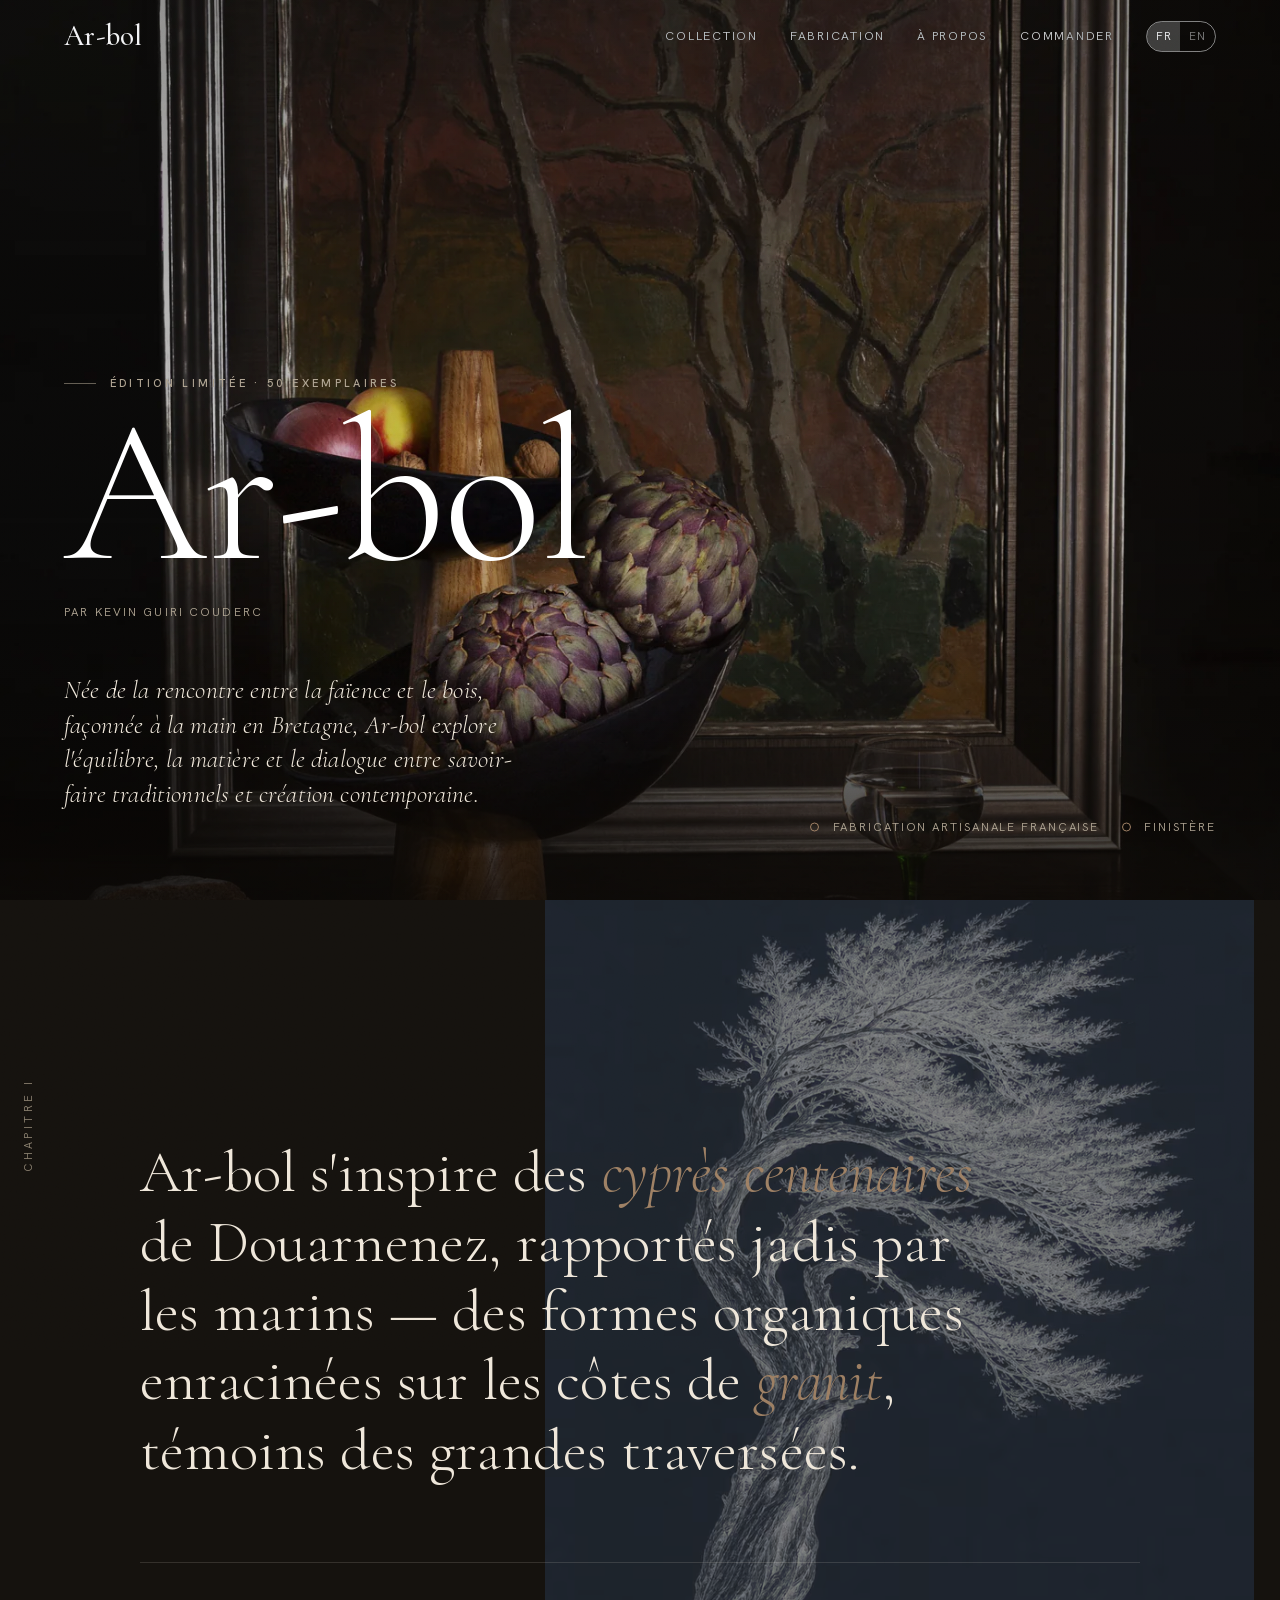
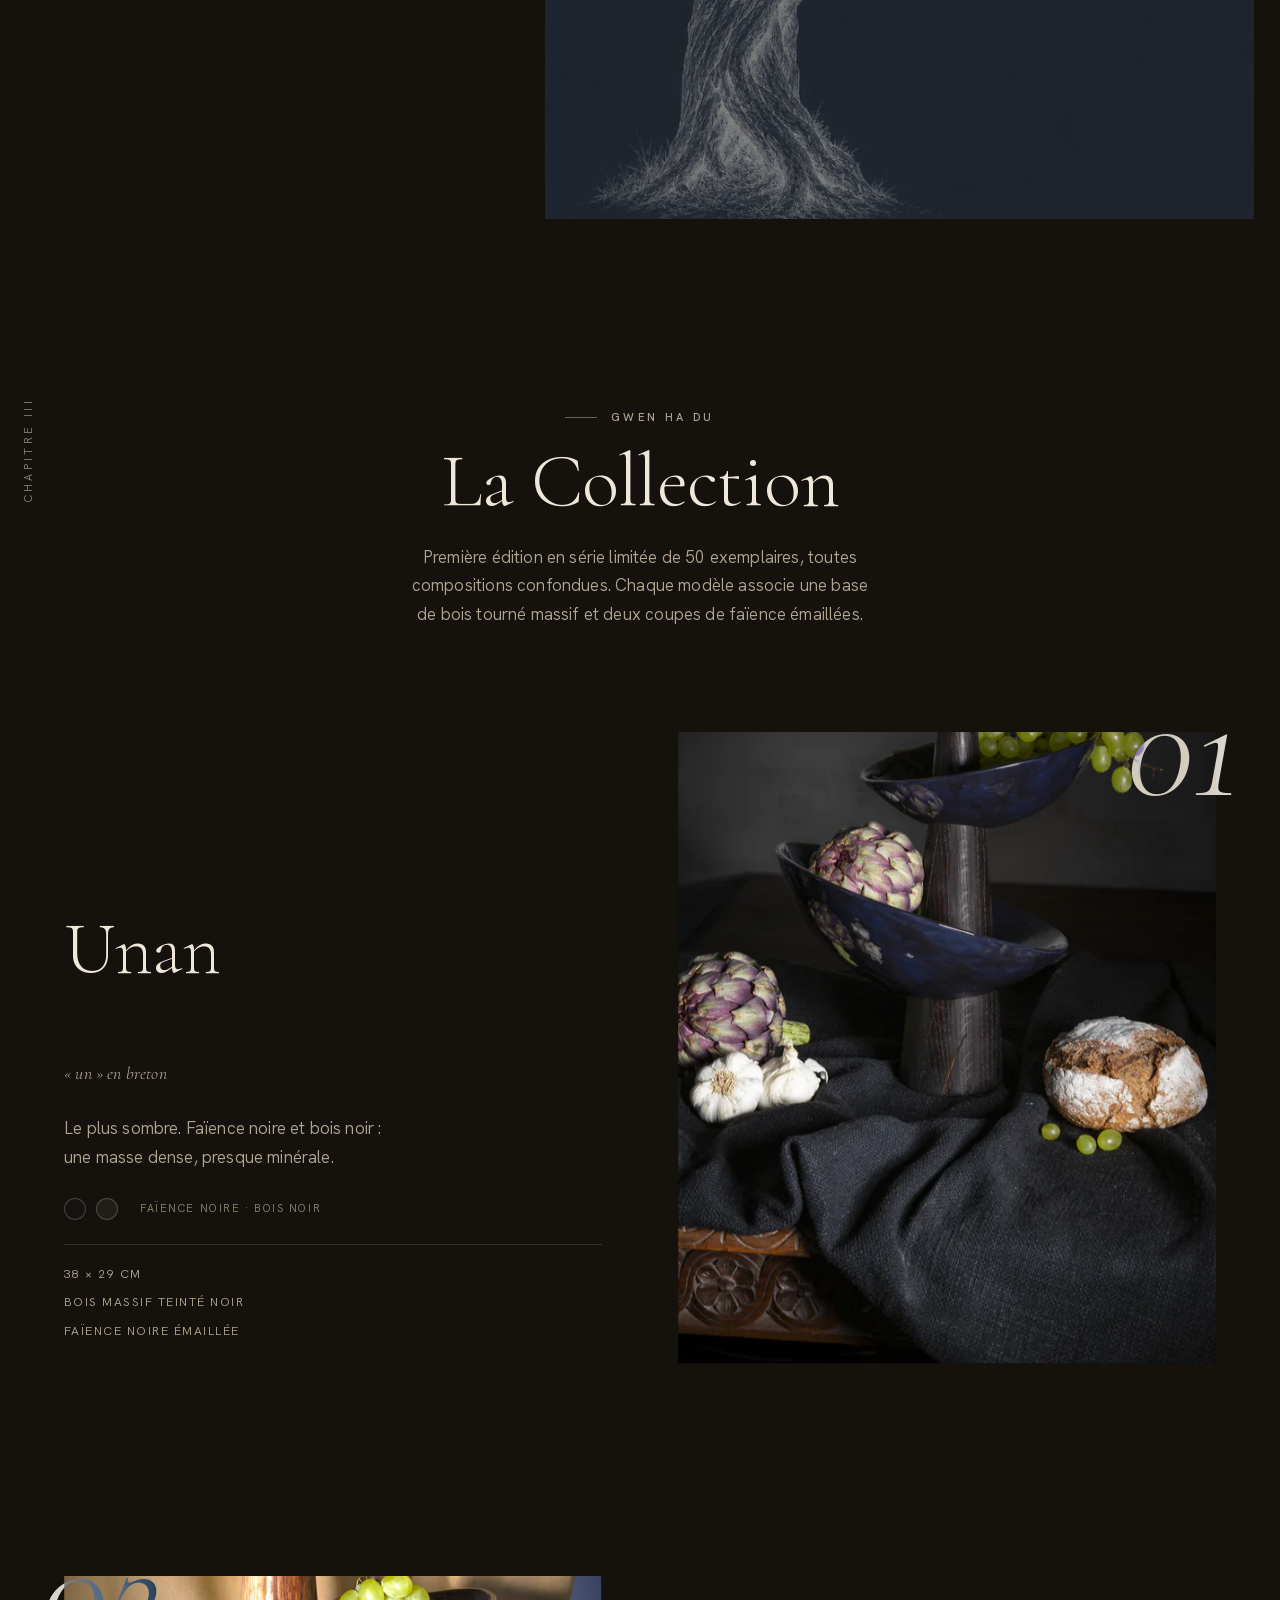
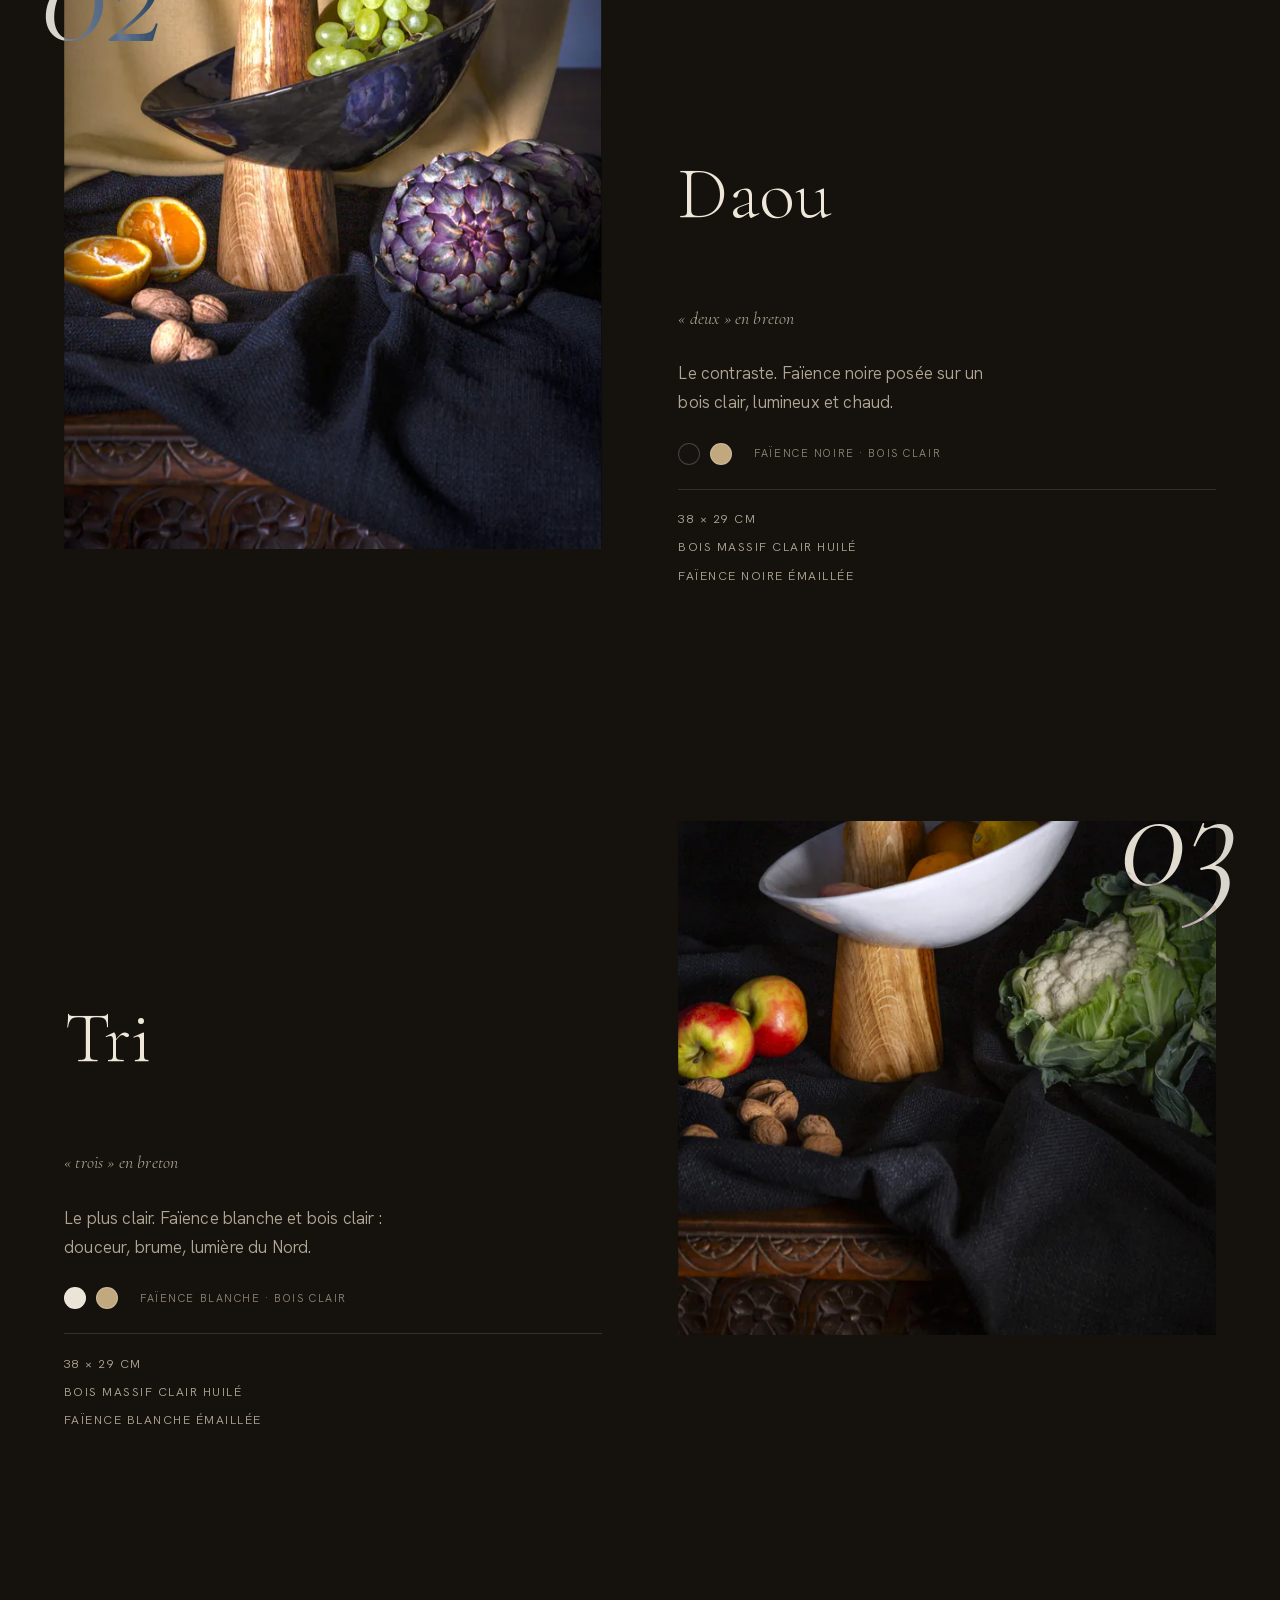
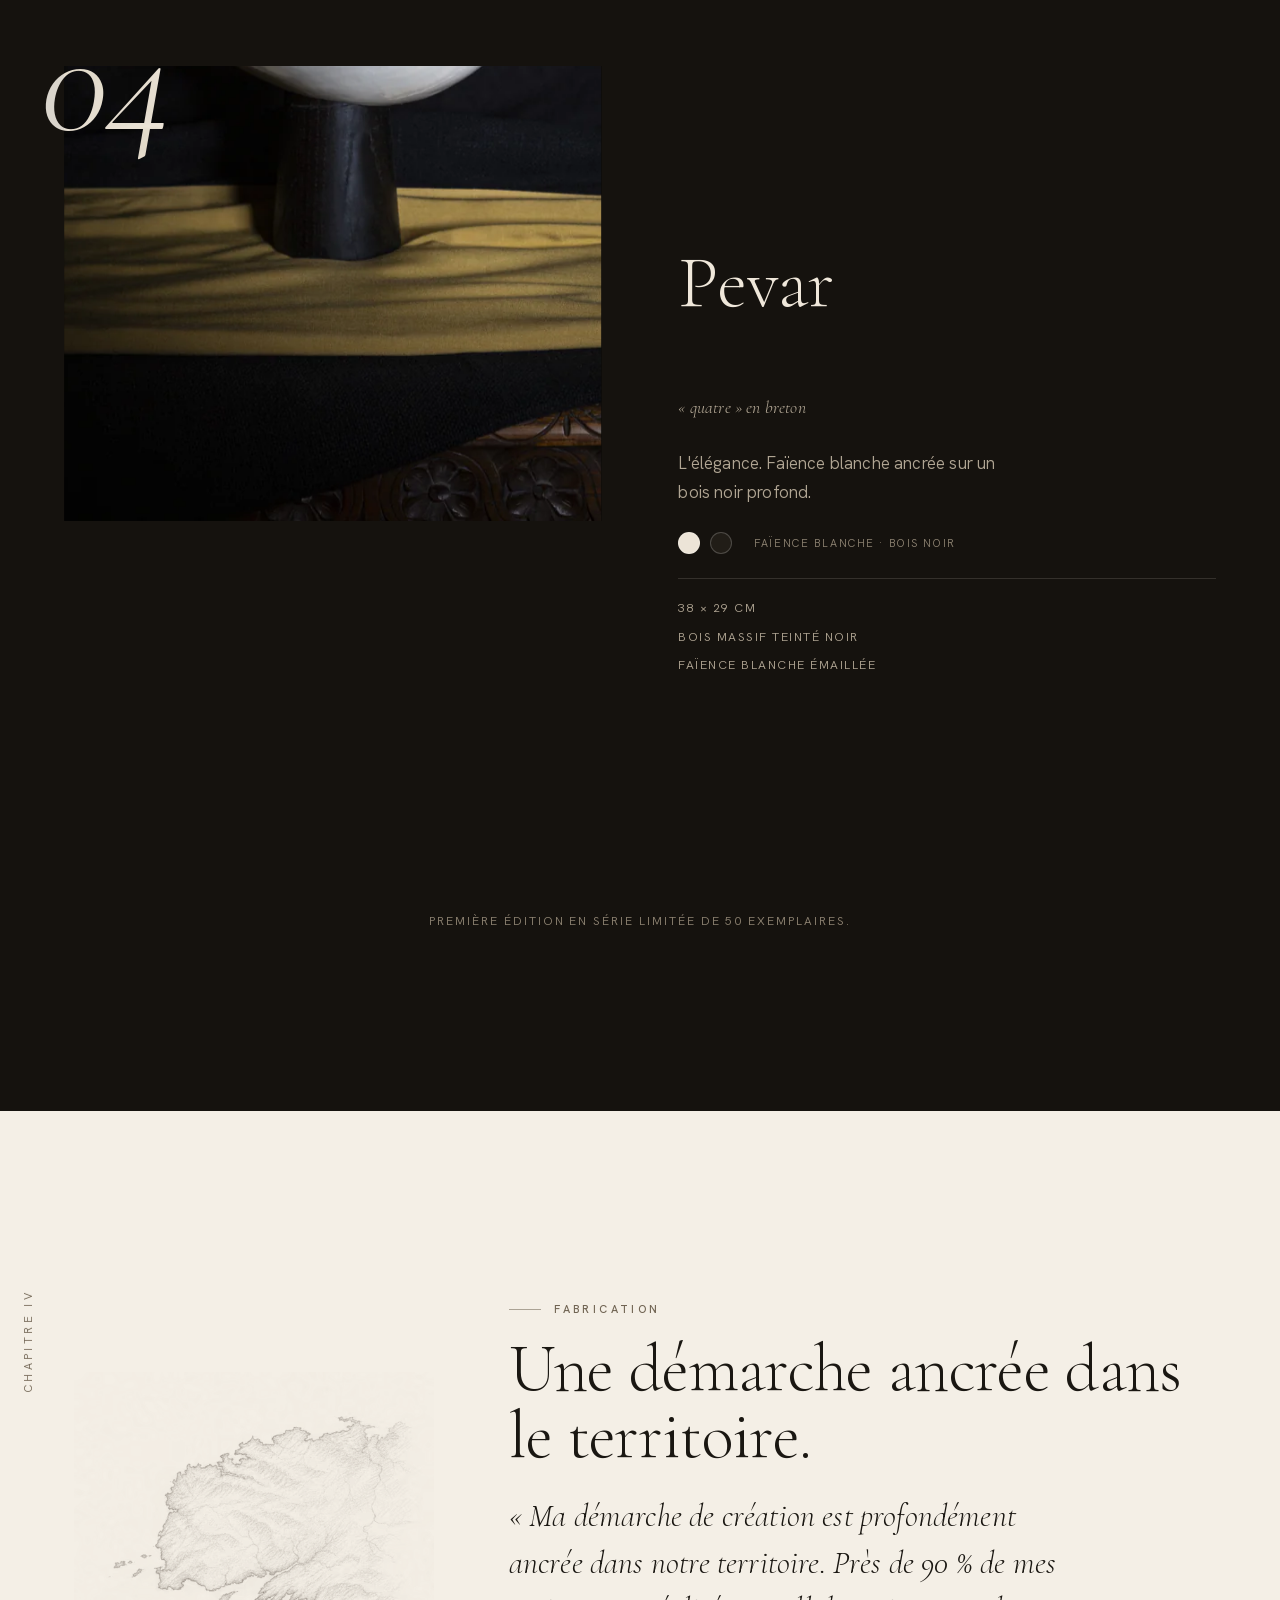
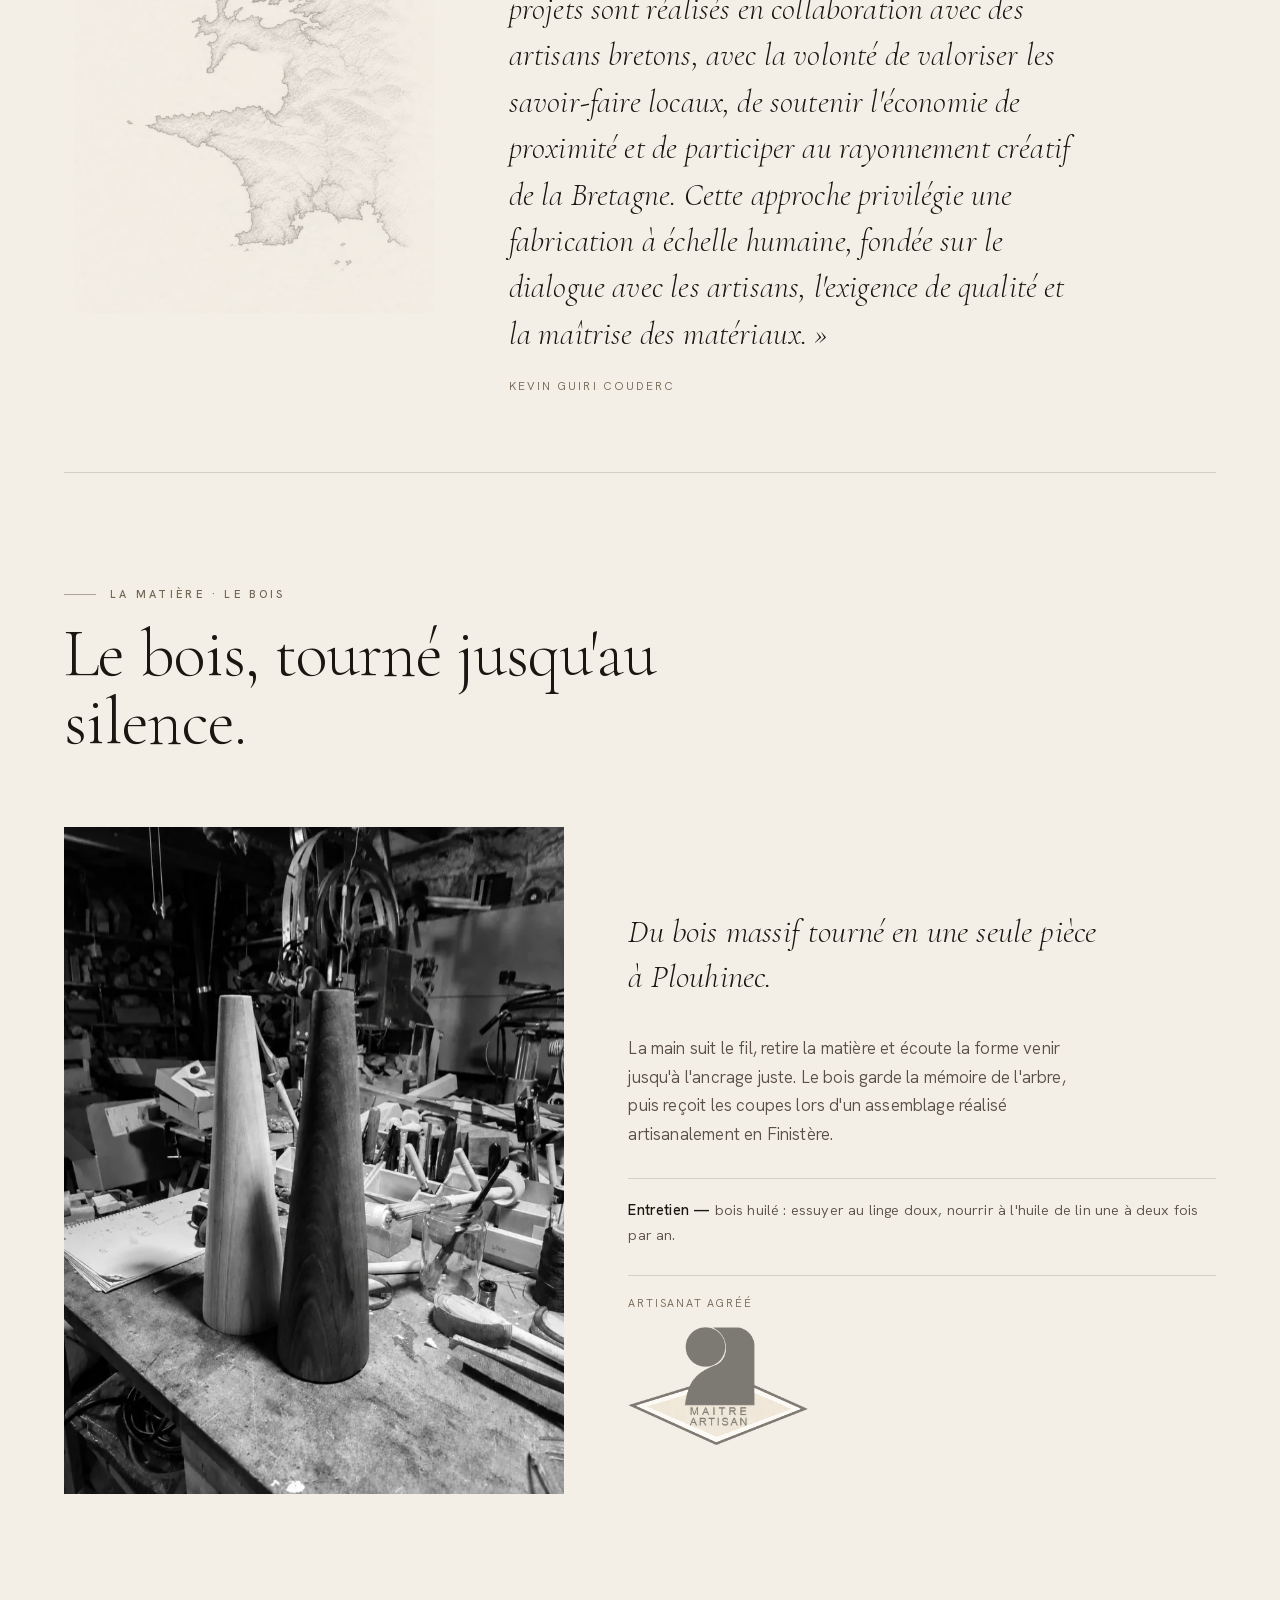
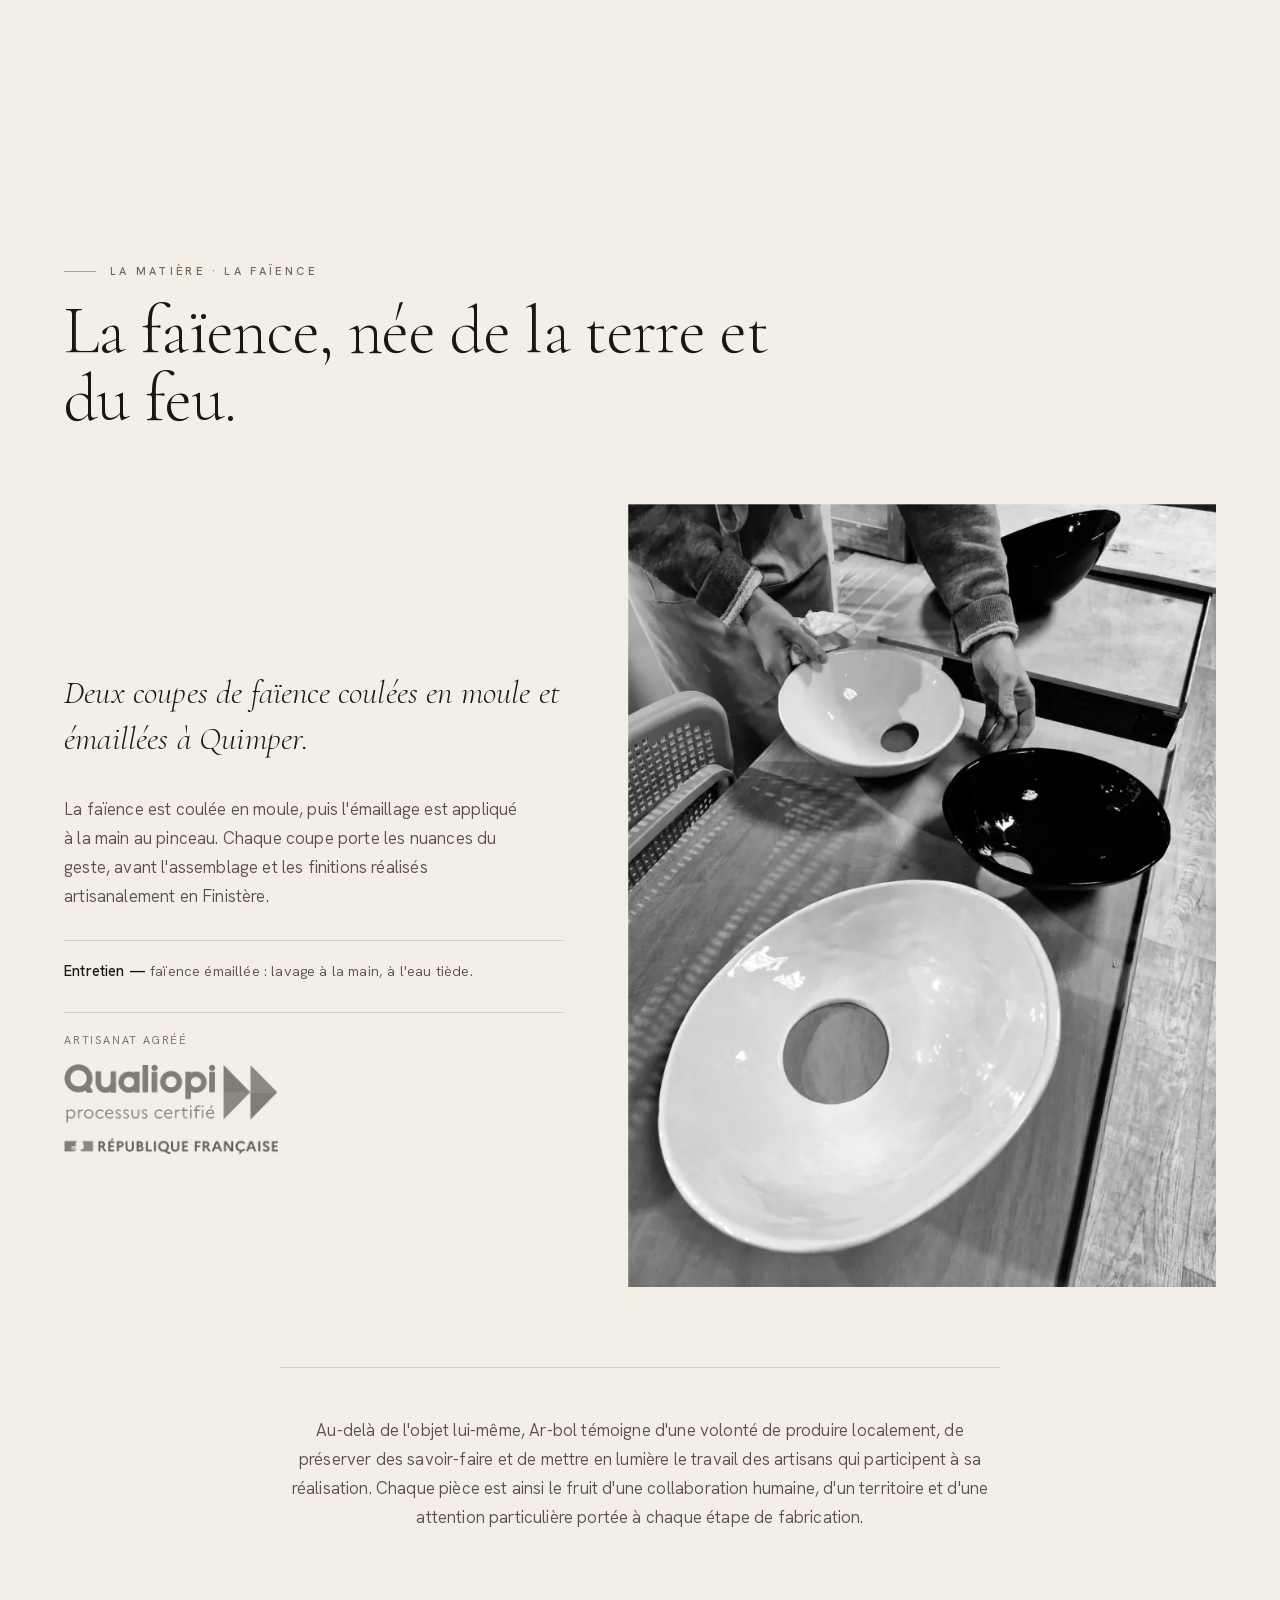
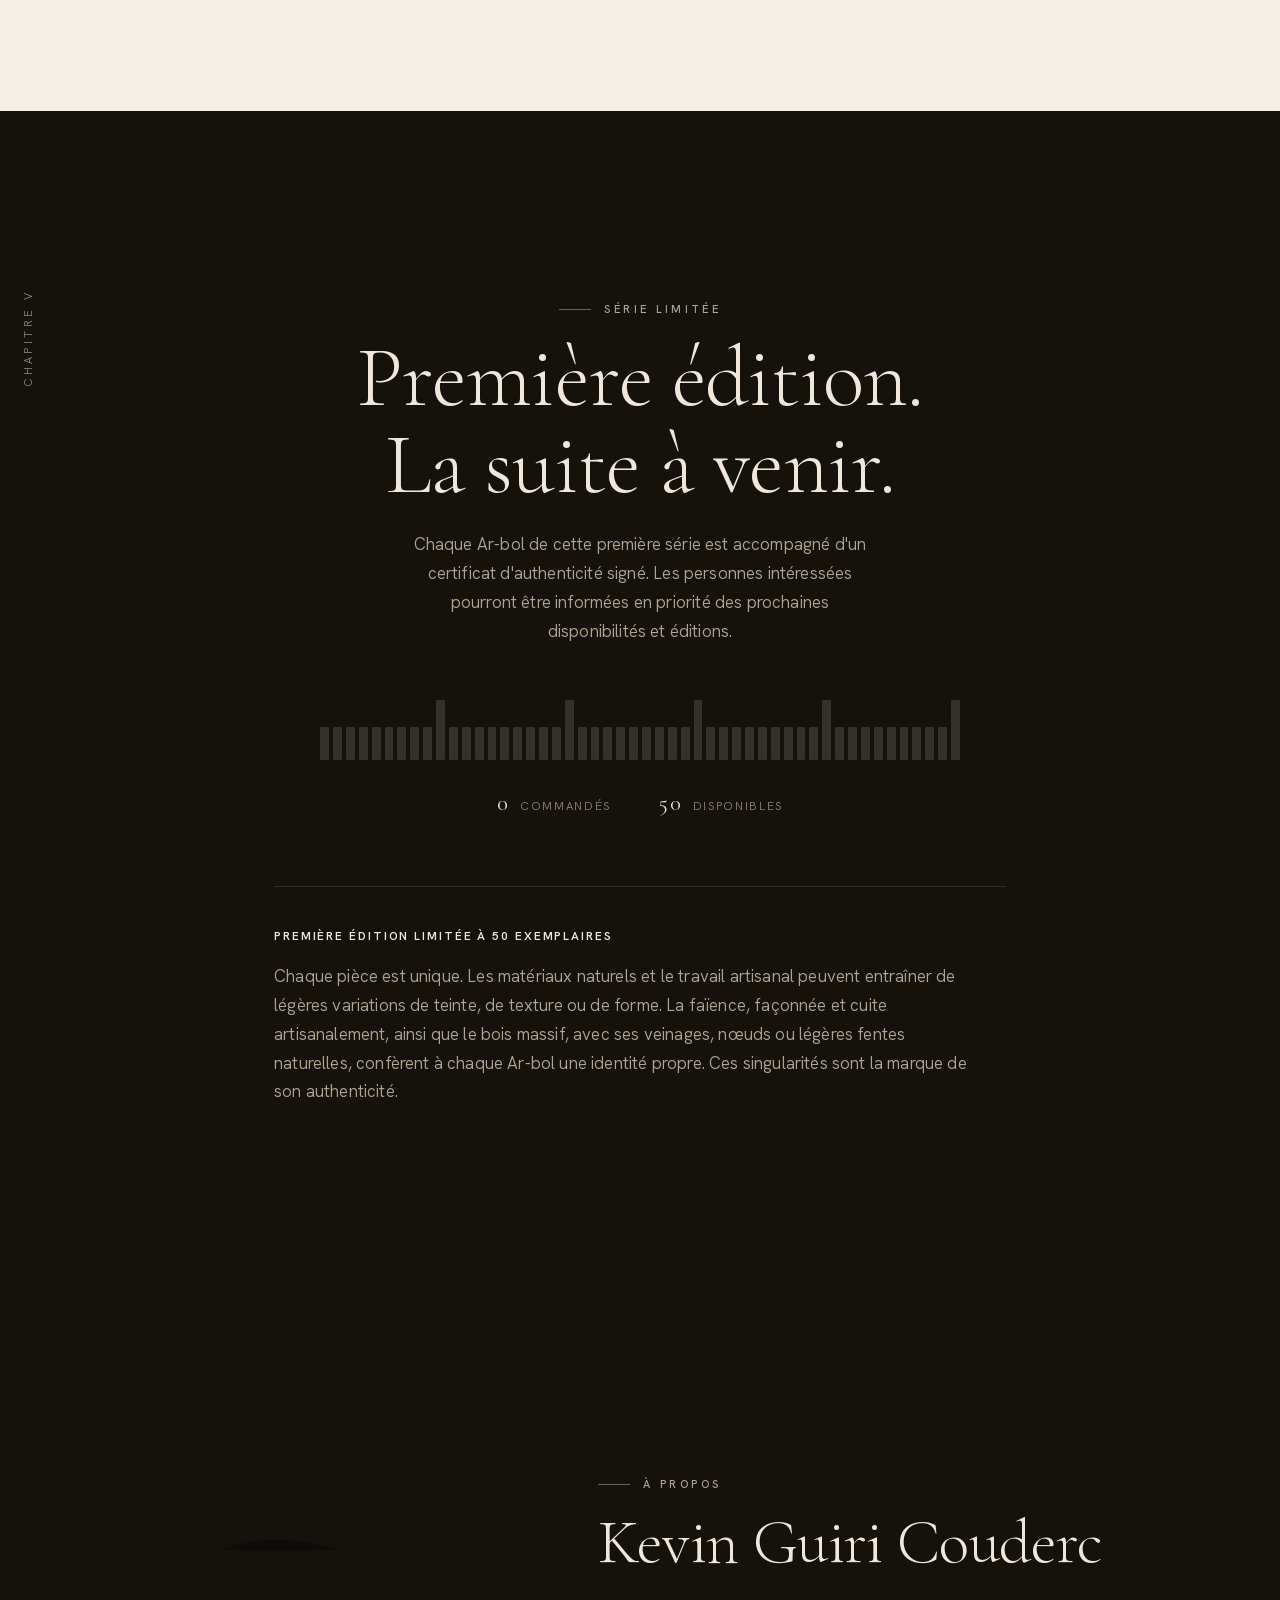
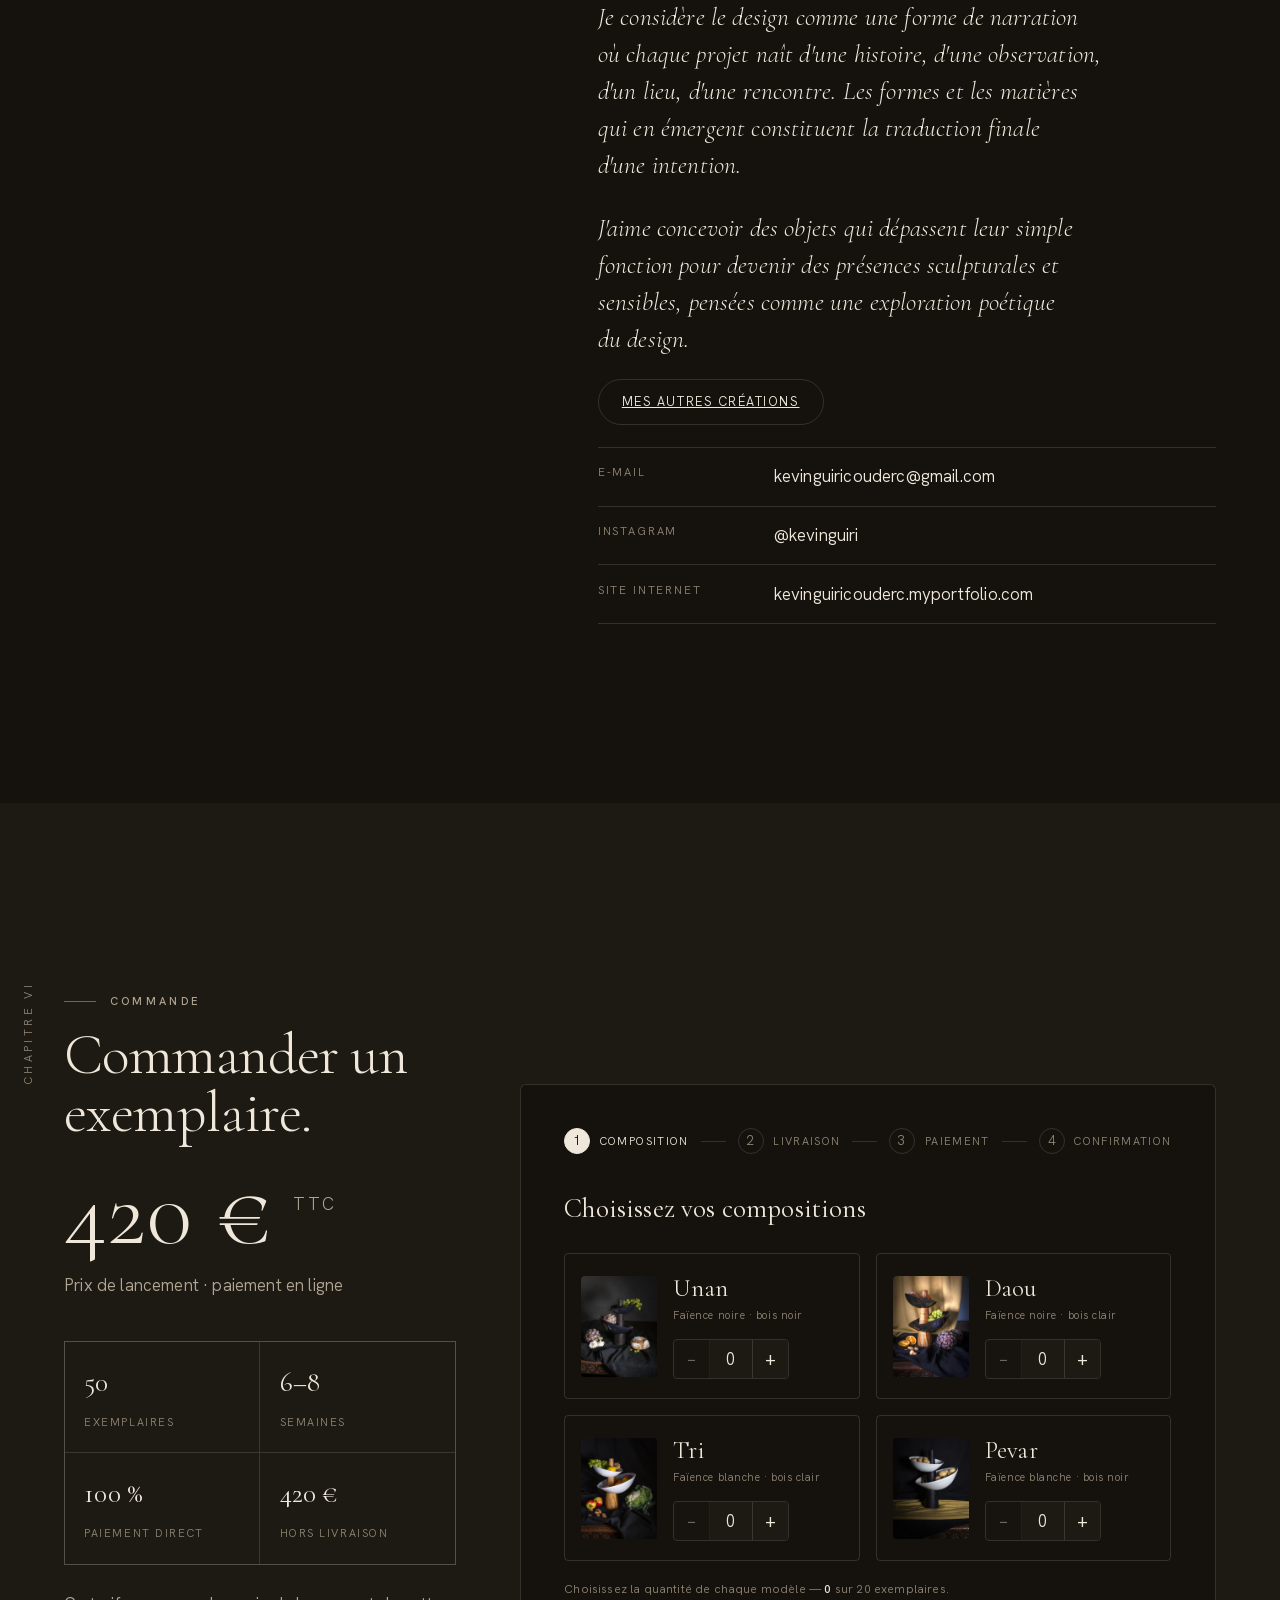
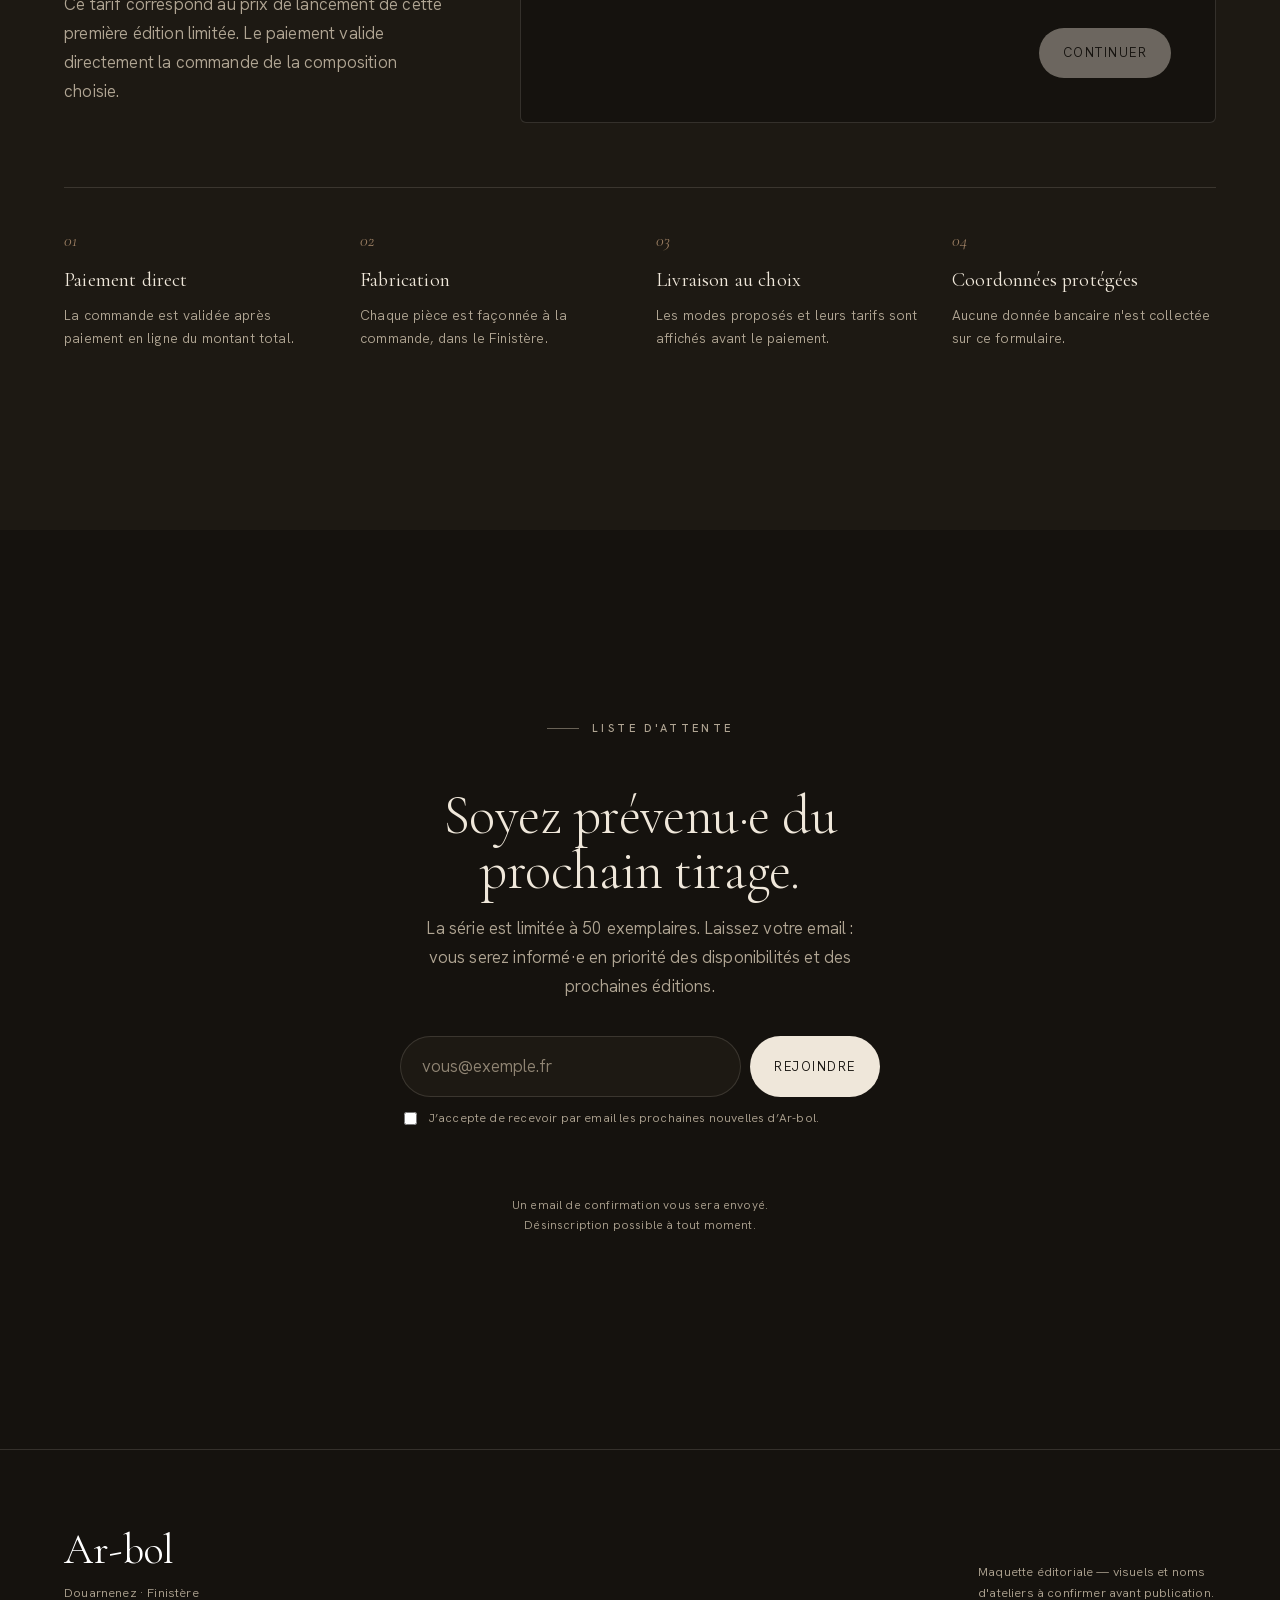
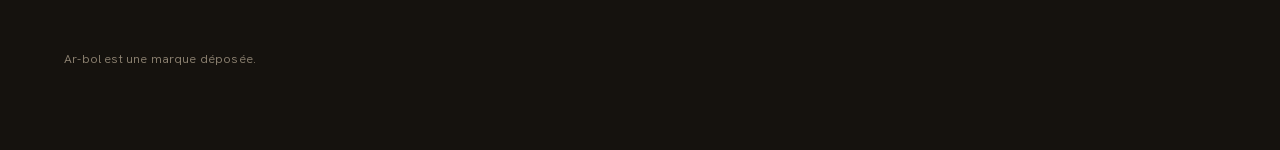
<file: index.html>
<!DOCTYPE html>
<html lang="fr" data-lang="fr">
<head>
<meta charset="UTF-8">
<meta name="viewport" content="width=device-width, initial-scale=1, viewport-fit=cover">
<title>Ar-bol — Coupe à fruits sculpturale</title>
<meta name="description" content="Ar-bol, coupe à fruits sculpturale en édition limitée à 50 exemplaires, fabriquée artisanalement dans le Finistère.">
<meta name="robots" content="index, follow, max-image-preview:large">
<meta name="theme-color" content="#15120e">
<link rel="canonical" href="https://ar-bol.fr/">
<link rel="icon" href="/favicon.svg" type="image/svg+xml">
<meta property="og:type" content="website">
<meta property="og:locale" content="fr_FR">
<meta property="og:locale:alternate" content="en_GB">
<meta property="og:site_name" content="Ar-bol">
<meta property="og:url" content="https://ar-bol.fr/">
<meta property="og:title" content="Ar-bol — Coupe à fruits sculpturale">
<meta property="og:description" content="Ar-bol, coupe à fruits sculpturale en édition limitée à 50 exemplaires, fabriquée artisanalement dans le Finistère.">
<meta property="og:image" content="https://ar-bol.fr/assets/photo-partage.webp">
<meta property="og:image:type" content="image/webp">
<meta property="og:image:width" content="1080">
<meta property="og:image:height" content="1440">
<meta property="og:image:alt" content="Ar-bol Pevar, coupe à fruits en faïence blanche et bois noir.">
<meta name="twitter:card" content="summary_large_image">
<meta name="twitter:title" content="Ar-bol — Coupe à fruits sculpturale">
<meta name="twitter:description" content="Ar-bol, coupe à fruits sculpturale en édition limitée à 50 exemplaires, fabriquée artisanalement dans le Finistère.">
<meta name="twitter:image" content="https://ar-bol.fr/assets/photo-partage.webp">
<meta name="twitter:image:alt" content="Ar-bol Pevar, coupe à fruits en faïence blanche et bois noir.">
<meta name="chatweb-api-base" content="https://api.chatweb.app/api/v1/sites/ar-bol">
<link rel="preload" as="font" href="assets/fonts/cormorant-garamond-latin.woff2" type="font/woff2" crossorigin>
<link rel="preload" as="font" href="assets/fonts/cormorant-garamond-italic-latin.woff2" type="font/woff2" crossorigin>
<link rel="preload" as="font" href="assets/fonts/hanken-grotesk-latin.woff2" type="font/woff2" crossorigin>
<link rel="preload" as="image" href="assets/photo-hero-tableau-1400.webp" imagesrcset="assets/photo-hero-tableau-900.webp 900w, assets/photo-hero-tableau-1400.webp 1400w, assets/photo-hero-tableau.webp 1800w" imagesizes="100vw" type="image/webp" fetchpriority="high">
<style>
/* Critical first-screen styles: keep the hero paint independent from the full stylesheet. */
@font-face{font-family:"Cormorant Garamond";font-style:normal;font-weight:300 600;font-display:swap;src:url("assets/fonts/cormorant-garamond-latin.woff2") format("woff2")}
@font-face{font-family:"Cormorant Garamond";font-style:italic;font-weight:300 500;font-display:swap;src:url("assets/fonts/cormorant-garamond-italic-latin.woff2") format("woff2")}
@font-face{font-family:"Hanken Grotesk";font-style:normal;font-weight:300 600;font-display:swap;src:url("assets/fonts/hanken-grotesk-latin.woff2") format("woff2")}
:root{--night:#15120e;--on-night:#efe7da;--on-night-soft:#b0a593;--wood:oklch(0.62 0.055 64);--accent:var(--wood);--serif:"Cormorant Garamond",Georgia,serif;--sans:"Hanken Grotesk","Helvetica Neue",Arial,sans-serif;--pad:clamp(1.25rem,5vw,6rem);--maxw:1320px}
*{box-sizing:border-box}
html{-webkit-text-size-adjust:100%;overflow-x:clip}
body{margin:0;background:var(--night);color:var(--on-night);font-family:var(--sans);font-size:17px;line-height:1.7;font-weight:350;letter-spacing:.01em;-webkit-font-smoothing:antialiased;text-rendering:optimizeLegibility;overflow-x:clip}
img{display:block;max-width:100%}
[data-lang="fr"] [lang="en"],[data-lang="en"] [lang="fr"]{display:none!important}
.site-header{position:fixed;inset:0 0 auto;z-index:8000;display:flex;align-items:center;justify-content:space-between;padding:1.3rem var(--pad);color:var(--on-night);mix-blend-mode:difference}
.brand{font-family:var(--serif);font-size:1.8rem;font-weight:500;color:#fff;text-decoration:none;line-height:1;white-space:nowrap;letter-spacing:.01em}
.nav{display:flex;align-items:center;gap:clamp(1rem,2.5vw,2.4rem);color:#fff}.nav-links{display:flex;gap:clamp(1rem,2.5vw,2.4rem)}
.nav a{font-size:.78rem;letter-spacing:.14em;text-transform:uppercase;color:#fff;text-decoration:none;opacity:.85}
.lang-toggle{display:inline-flex;border:1px solid rgba(255,255,255,.5);border-radius:999px;overflow:hidden}.lang-toggle button{appearance:none;border:0;background:transparent;color:#fff;padding:.4em .75em;font:inherit;font-size:.72rem;letter-spacing:.1em;cursor:pointer;opacity:.5}.lang-toggle button.active{opacity:1;background:rgba(255,255,255,.22)}
.eyebrow{font-size:.7rem;font-weight:500;letter-spacing:.3em;text-transform:uppercase;color:var(--on-night-soft);display:inline-flex;align-items:center;gap:.85rem;margin:0}.eyebrow::before{content:"";width:32px;height:1px;background:currentColor;opacity:.55}
.display{min-width:0;overflow-wrap:anywhere;font-family:var(--serif);font-weight:300;line-height:1;letter-spacing:-.01em;margin:0}
.hero{position:relative;height:100svh;min-height:620px;overflow:hidden}.hero-bg{position:absolute;inset:-12% 0}.hero-bg image-slot{display:block;width:100%;height:100%;--slot-bg:#0e0c09;background:#0e0c09}.hero-veil{position:absolute;inset:0;z-index:2;background:linear-gradient(to top,rgba(10,8,6,.86) 0%,rgba(10,8,6,.2) 42%,rgba(10,8,6,.45) 100%)}
.hero-inner{position:absolute;inset:0;z-index:3;display:flex;flex-direction:column;justify-content:flex-end;padding:0 var(--pad) clamp(3rem,7vh,6rem);max-width:var(--maxw);margin:0 auto}.hero-eyebrow{color:var(--on-night-soft)}.hero-title{font-size:clamp(4rem,16vw,13rem);font-weight:300;line-height:.92;margin:.4rem 0 0;color:#fff}.hero-byline{margin:.9rem 0 0;font-size:.74rem;letter-spacing:.18em;text-transform:uppercase;color:var(--on-night-soft)}.hero-row{display:flex;align-items:flex-end;justify-content:space-between;gap:2rem;flex-wrap:wrap;margin-top:1.6rem}.hero-sub{font-family:var(--serif);font-style:italic;font-weight:300;font-size:clamp(1.25rem,2vw,1.75rem);line-height:1.35;max-width:42ch;color:var(--on-night)}.hero-meta{display:flex;gap:1.4rem;flex-wrap:wrap;font-size:.74rem;letter-spacing:.16em;text-transform:uppercase;color:var(--on-night-soft)}.hero-meta>span{position:relative;padding-left:1.4rem}.hero-meta>span::before{content:"";position:absolute;left:0;top:50%;width:7px;height:7px;border:1px solid var(--accent);border-radius:50%;transform:translateY(-50%)}
@media(max-width:760px){.nav-links{display:none}}
</style>
<link rel="preload" as="style" href="arbol-v2.css?v=artisan-certifications-transparent">
<link rel="stylesheet" href="arbol-v2.css?v=artisan-certifications-transparent" media="print" onload="this.media='all'">
<noscript><link rel="stylesheet" href="arbol-v2.css?v=artisan-certifications-transparent"></noscript>
<script type="application/ld+json">
{
  "@context": "https://schema.org",
  "@type": "Product",
  "name": "Ar-bol",
  "description": "Coupe à fruits sculpturale en faïence et bois, fabriquée artisanalement dans le Finistère et proposée en édition limitée à 50 exemplaires.",
  "image": [
    "https://ar-bol.fr/assets/photo-unan-noir-noir.webp",
    "https://ar-bol.fr/assets/photo-daou-noir-bois-clair.webp",
    "https://ar-bol.fr/assets/photo-tri-blanc-bois-clair.webp",
    "https://ar-bol.fr/assets/photo-pevar-blanc-noir.webp"
  ],
  "brand": {
    "@type": "Brand",
    "name": "Ar-bol"
  },
  "offers": {
    "@type": "Offer",
    "url": "https://ar-bol.fr/#reserver",
    "priceCurrency": "EUR",
    "price": "420.00",
    "availability": "https://schema.org/InStock",
    "itemCondition": "https://schema.org/NewCondition"
  }
}
</script>
</head>
<body>
<template id="__bundler_thumbnail">
<svg viewBox="0 0 100 100" xmlns="http://www.w3.org/2000/svg">
  <rect width="100" height="100" fill="#15120e"/>
  <text x="50" y="60" text-anchor="middle" font-family="Georgia, 'Times New Roman', serif" font-size="30" fill="#c2a87f">Ar-bol</text>
  <text x="50" y="74" text-anchor="middle" font-family="Helvetica, Arial, sans-serif" font-size="6.5" letter-spacing="2" fill="#b0a593">FINISTÈRE</text>
</svg>
</template>


<div class="grain"></div>
<div class="progress" id="progress"></div>

<header class="site-header">
  <a class="brand" href="#top">Ar-bol</a>
  <nav class="nav">
    <div class="nav-links">
      <a href="#variations"><span lang="fr">Collection</span><span lang="en">Collection</span></a>
      <a href="#fabrication"><span lang="fr">Fabrication</span><span lang="en">Craft</span></a>
      <a href="#apropos"><span lang="fr">À propos</span><span lang="en">About</span></a>
      <a href="#reserver"><span lang="fr">Commander</span><span lang="en">Order</span></a>
    </div>
    <div class="lang-toggle" role="group" aria-label="Langue / Language">
      <button type="button" data-setlang="fr" class="active">FR</button>
      <button type="button" data-setlang="en">EN</button>
    </div>
  </nav>
</header>

<main id="top">

  <!-- ===== HERO plein cadre ===== -->
  <section class="hero">
    <div class="hero-bg" data-par="0.18">
      <image-slot id="v2-hero" static src="assets/photo-hero-tableau.webp"
        srcset="assets/photo-hero-tableau-900.webp 900w, assets/photo-hero-tableau-1400.webp 1400w, assets/photo-hero-tableau.webp 1800w"
        sizes="100vw" shape="rect" fit="cover" loading="eager" fetchpriority="high"
        alt="Ar-bol devant un tableau, photographie de Kevin Guiri Couderc."
        placeholder="Ar-bol devant un tableau, photographie de Kevin Guiri Couderc."></image-slot>
    </div>
    <div class="hero-veil"></div>
    <div class="hero-inner">
      <p class="eyebrow hero-eyebrow reveal"><span lang="fr">Édition limitée · 50 exemplaires</span><span lang="en">Limited edition · 50 pieces</span></p>
      <h1 class="display hero-title reveal d1">Ar-bol</h1>
      <p class="hero-byline reveal d1">Par Kevin Guiri Couderc</p>
      <div class="hero-row">
        <p class="hero-sub reveal d2"><span lang="fr">Née de la rencontre entre la faïence et le bois, façonnée à la main en Bretagne, Ar-bol explore l'équilibre, la matière et le dialogue entre savoir-faire traditionnels et création contemporaine.</span><span lang="en">Born from the encounter between faience and wood, handmade in Brittany, Ar-bol explores balance, matter and the dialogue between traditional know-how and contemporary creation.</span></p>
        <div class="hero-meta reveal d3">
          <span><span lang="fr">Fabrication artisanale française</span><span lang="en">French artisanal production</span></span>
          <span>Finistère</span>
        </div>
      </div>
    </div>
  </section>

  <!-- ===== MANIFESTE ===== -->
  <section class="section chapter manifesto-sec">
    <span class="chapter-tag"><span lang="fr">Chapitre I</span><span lang="en">Chapter I</span></span>
    <img class="bg-ill bg-ill-cypres" src="assets/ill-cypres-768.avif"
      srcset="assets/ill-cypres-512.avif 512w, assets/ill-cypres-640.avif 640w, assets/ill-cypres-768.avif 768w, assets/ill-cypres-1023.avif 1023w"
      sizes="(max-width: 700px) 86vw, 52vw" width="1023" height="1537" loading="lazy" decoding="async" alt="" aria-hidden="true">
    <div class="manifesto-wrap">
      <p class="manifesto-line reveal" lang="fr">Ar-bol s'inspire des <span class="mk">cyprès centenaires</span> de Douarnenez, rapportés jadis par les marins — des formes organiques enracinées sur les côtes de <span class="mk">granit</span>, témoins des grandes traversées.</p>
      <p class="manifesto-line reveal" lang="en">Ar-bol draws on the <span class="mk">century-old cypress</span> of Douarnenez, once brought back by sailors — organic forms rooted in the <span class="mk">granite</span> coast, witnesses to long crossings.</p>
      <div class="rule-draw" data-draw></div>
    </div>
  </section>

  <!-- ===== COLLECTION — lignes alternées ===== -->
  <section class="section chapter" id="variations">
    <span class="chapter-tag"><span lang="fr">Chapitre III</span><span lang="en">Chapter III</span></span>
    <div class="wrap">
      <div class="variations-intro">
        <p class="eyebrow reveal" style="justify-content:center">Gwen ha Du</p>
        <h2 class="display reveal d1"><span lang="fr">La Collection</span><span lang="en">The Collection</span></h2>
        <p class="body-text reveal d2" style="margin:0 auto">
          <span lang="fr">Première édition en série limitée de 50 exemplaires, toutes compositions confondues. Chaque modèle associe une base de bois tourné massif et deux coupes de faïence émaillées.</span>
          <span lang="en">First limited edition of 50 pieces across all compositions. Each model combines a turned solid-wood base and two glazed faience bowls.</span>
        </p>
      </div>

      <article class="vrow">
        <div class="vrow-media reveal">
          <span class="vrow-num">01</span>
          <div class="media" data-par="0.07"><div class="par-inner">
            <image-slot id="v2-unan" static src="assets/photo-unan-noir-noir.webp" srcset="assets/photo-unan-noir-noir-720.webp 720w, assets/photo-unan-noir-noir-900.webp 900w, assets/photo-unan-noir-noir-1080.webp 1080w, assets/photo-unan-noir-noir.webp 1350w" sizes="(max-width: 900px) 100vw, 50vw" shape="rect" fit="cover" loading="lazy" alt="Ar-bol Unan — faïence noire et bois noir." placeholder="Ar-bol Unan — faïence noire et bois noir."></image-slot>
          </div></div>
        </div>
        <div class="reveal d1">
          <h3 class="vrow-name" data-variant-slug="unan">Unan</h3>
          <p class="vrow-bzh"><span lang="fr">« un » en breton</span><span lang="en">“one” in Breton</span></p>
          <p class="vrow-desc"><span lang="fr">Le plus sombre. Faïence noire et bois noir : une masse dense, presque minérale.</span><span lang="en">The darkest. Black faience and black wood: a dense, almost mineral mass.</span></p>
          <div class="vrow-sw"><i style="background:#15120f"></i><i style="background:#211d17"></i><span><span lang="fr">Faïence noire · bois noir</span><span lang="en">Black faience · black wood</span></span></div>
          <div class="vrow-spec">
            <span>38 × 29 cm</span>
            <span><span lang="fr">Bois massif teinté noir</span><span lang="en">Black-stained solid wood</span></span>
            <span><span lang="fr">Faïence noire émaillée</span><span lang="en">Black glazed faience</span></span>
          </div>
        </div>
      </article>

      <article class="vrow">
        <div class="vrow-media reveal">
          <span class="vrow-num">02</span>
          <div class="media" data-par="0.07"><div class="par-inner">
            <image-slot id="v2-daou" static src="assets/photo-daou-noir-bois-clair.webp" srcset="assets/photo-daou-noir-bois-clair-720.webp 720w, assets/photo-daou-noir-bois-clair-900.webp 900w, assets/photo-daou-noir-bois-clair-1080.webp 1080w, assets/photo-daou-noir-bois-clair.webp 1350w" sizes="(max-width: 900px) 100vw, 50vw" shape="rect" fit="cover" loading="lazy" alt="Ar-bol Daou — faïence noire et bois clair." placeholder="Ar-bol Daou — faïence noire et bois clair."></image-slot>
          </div></div>
        </div>
        <div class="reveal d1">
          <h3 class="vrow-name" data-variant-slug="daou">Daou</h3>
          <p class="vrow-bzh"><span lang="fr">« deux » en breton</span><span lang="en">“two” in Breton</span></p>
          <p class="vrow-desc"><span lang="fr">Le contraste. Faïence noire posée sur un bois clair, lumineux et chaud.</span><span lang="en">The contrast. Black faience set on light, warm wood.</span></p>
          <div class="vrow-sw"><i style="background:#15120f"></i><i style="background:#c2a87f"></i><span><span lang="fr">Faïence noire · bois clair</span><span lang="en">Black faience · light wood</span></span></div>
          <div class="vrow-spec">
            <span>38 × 29 cm</span>
            <span><span lang="fr">Bois massif clair huilé</span><span lang="en">Oiled light solid wood</span></span>
            <span><span lang="fr">Faïence noire émaillée</span><span lang="en">Black glazed faience</span></span>
          </div>
        </div>
      </article>

      <article class="vrow">
        <div class="vrow-media reveal">
          <span class="vrow-num">03</span>
          <div class="media" data-par="0.07"><div class="par-inner">
            <image-slot id="v2-tri" static src="assets/photo-tri-blanc-bois-clair.webp" srcset="assets/photo-tri-blanc-bois-clair-720.webp 720w, assets/photo-tri-blanc-bois-clair-900.webp 900w, assets/photo-tri-blanc-bois-clair-1080.webp 1080w, assets/photo-tri-blanc-bois-clair.webp 1350w" sizes="(max-width: 900px) 100vw, 50vw" shape="rect" fit="cover" loading="lazy" alt="Ar-bol Tri — faïence blanche et bois clair." placeholder="Ar-bol Tri — faïence blanche et bois clair."></image-slot>
          </div></div>
        </div>
        <div class="reveal d1">
          <h3 class="vrow-name" data-variant-slug="tri">Tri</h3>
          <p class="vrow-bzh"><span lang="fr">« trois » en breton</span><span lang="en">“three” in Breton</span></p>
          <p class="vrow-desc"><span lang="fr">Le plus clair. Faïence blanche et bois clair : douceur, brume, lumière du Nord.</span><span lang="en">The lightest. White faience and light wood: softness, mist, northern light.</span></p>
          <div class="vrow-sw"><i style="background:#ece4d7"></i><i style="background:#c2a87f"></i><span><span lang="fr">Faïence blanche · bois clair</span><span lang="en">White faience · light wood</span></span></div>
          <div class="vrow-spec">
            <span>38 × 29 cm</span>
            <span><span lang="fr">Bois massif clair huilé</span><span lang="en">Oiled light solid wood</span></span>
            <span><span lang="fr">Faïence blanche émaillée</span><span lang="en">White glazed faience</span></span>
          </div>
        </div>
      </article>

      <article class="vrow">
        <div class="vrow-media reveal">
          <span class="vrow-num">04</span>
          <div class="media" data-par="0.07"><div class="par-inner">
            <image-slot id="v2-pevar" static src="assets/photo-pevar-blanc-noir.webp" srcset="assets/photo-pevar-blanc-noir-720.webp 720w, assets/photo-pevar-blanc-noir-900.webp 900w, assets/photo-pevar-blanc-noir-1080.webp 1080w, assets/photo-pevar-blanc-noir.webp 1350w" sizes="(max-width: 900px) 100vw, 50vw" shape="rect" fit="cover" loading="lazy" alt="Ar-bol Pevar — faïence blanche et bois noir." placeholder="Ar-bol Pevar — faïence blanche et bois noir."></image-slot>
          </div></div>
        </div>
        <div class="reveal d1">
          <h3 class="vrow-name" data-variant-slug="pevar">Pevar</h3>
          <p class="vrow-bzh"><span lang="fr">« quatre » en breton</span><span lang="en">“four” in Breton</span></p>
          <p class="vrow-desc"><span lang="fr">L'élégance. Faïence blanche ancrée sur un bois noir profond.</span><span lang="en">The elegant one. White faience anchored on deep black wood.</span></p>
          <div class="vrow-sw"><i style="background:#ece4d7"></i><i style="background:#211d17"></i><span><span lang="fr">Faïence blanche · bois noir</span><span lang="en">White faience · black wood</span></span></div>
          <div class="vrow-spec">
            <span>38 × 29 cm</span>
            <span><span lang="fr">Bois massif teinté noir</span><span lang="en">Black-stained solid wood</span></span>
            <span><span lang="fr">Faïence blanche émaillée</span><span lang="en">White glazed faience</span></span>
          </div>
        </div>
      </article>
      <p class="collection-note reveal"><span lang="fr">Première édition en série limitée de 50 exemplaires.</span><span lang="en">First limited edition of 50 pieces.</span></p>
    </div>
  </section>

  <!-- ===== LA MATIÈRE · LE BOIS (clair) ===== -->
  <section class="section light chapter matter-sec" id="fabrication">
    <span class="chapter-tag"><span lang="fr">Chapitre IV</span><span lang="en">Chapter IV</span></span>
    <div class="wrap">
      <div class="fabrication-intro reveal">
        <img class="fabrication-map" src="assets/ill-finistere-512.avif"
          srcset="assets/ill-finistere-320.avif 320w, assets/ill-finistere-512.avif 512w, assets/ill-finistere-1023.avif 1023w"
          sizes="(max-width: 700px) 68vw, 32vw" width="1023" height="1537" loading="lazy" decoding="async" alt="" aria-hidden="true">
        <div>
          <p class="eyebrow"><span lang="fr">Fabrication</span><span lang="en">Craft</span></p>
          <h2 class="display"><span lang="fr">Une démarche ancrée dans le territoire.</span><span lang="en">A practice rooted in place.</span></h2>
          <div class="creator-quote">
            <p>
              <span lang="fr">« Ma démarche de création est profondément ancrée dans notre territoire. Près de 90 % de mes projets sont réalisés en collaboration avec des artisans bretons, avec la volonté de valoriser les savoir-faire locaux, de soutenir l'économie de proximité et de participer au rayonnement créatif de la Bretagne. Cette approche privilégie une fabrication à échelle humaine, fondée sur le dialogue avec les artisans, l'exigence de qualité et la maîtrise des matériaux. »</span>
              <span lang="en">“My creative practice is deeply rooted in our territory. Nearly 90% of my projects are made in collaboration with Breton artisans, with the aim of valuing local know-how, supporting the local economy and contributing to Brittany's creative influence. This approach favours human-scale production, based on dialogue with artisans, demanding quality and mastery of materials.”</span>
            </p>
            <span class="quote-signature">Kevin Guiri Couderc</span>
          </div>
        </div>
      </div>
      <div class="matter-head">
        <p class="eyebrow reveal"><span lang="fr">La matière · Le bois</span><span lang="en">Material · Wood</span></p>
        <h2 class="display reveal d1"><span lang="fr">Le bois, tourné jusqu'au silence.</span><span lang="en">Wood, turned to silence.</span></h2>
      </div>
      <div class="matter">
        <div class="matter-media reveal">
          <image-slot id="maker-bois" class="ms workshop-slot" static shape="rect" fit="contain" src="assets/atelier-bois.webp" srcset="assets/atelier-bois-720.webp 720w, assets/atelier-bois-1080.webp 1080w, assets/atelier-bois.webp 1086w" sizes="(max-width: 900px) 100vw, 50vw" loading="lazy" alt="Photographie de l’atelier de tournage sur bois." placeholder="Photographie de l’atelier de tournage sur bois."></image-slot>
        </div>
        <div class="matter-copy">
          <p class="lede reveal"><span lang="fr">Du bois massif tourné en une seule pièce à Plouhinec.</span><span lang="en">Solid wood turned in one piece in Plouhinec.</span></p>
          <p class="body-text reveal d1"><span lang="fr">La main suit le fil, retire la matière et écoute la forme venir jusqu'à l'ancrage juste. Le bois garde la mémoire de l'arbre, puis reçoit les coupes lors d'un assemblage réalisé artisanalement en Finistère.</span><span lang="en">The hand follows the grain, removes matter and listens for the form to arrive. The wood keeps the memory of the tree, then receives the bowls during an artisanal assembly in Finistère.</span></p>
          <p class="matter-care reveal d2"><b><span lang="fr">Entretien —</span><span lang="en">Care —</span></b> <span lang="fr">bois huilé : essuyer au linge doux, nourrir à l'huile de lin une à deux fois par an.</span><span lang="en">oiled wood: wipe with a soft cloth, nourish with linseed oil once or twice a year.</span></p>
          <div class="matter-accreditation reveal d3">
            <p><span lang="fr">Artisanat agréé</span><span lang="en">Accredited craftsmanship</span></p>
            <img class="accreditation-logo accreditation-logo-master" src="assets/logo-maitre-artisan-transparent.webp" width="295" height="194" loading="lazy" decoding="async" alt="Maître Artisan">
          </div>
        </div>
      </div>
    </div>
  </section>

  <!-- ===== LA MATIÈRE · LA FAÏENCE (clair) ===== -->
  <section class="section light chapter matter-sec">
    <div class="wrap">
      <div class="matter-head">
        <p class="eyebrow reveal"><span lang="fr">La matière · La faïence</span><span lang="en">Material · Faience</span></p>
        <h2 class="display reveal d1"><span lang="fr">La faïence, née de la terre et du feu.</span><span lang="en">Faience, born of earth and fire.</span></h2>
      </div>
      <div class="matter flip">
        <div class="matter-media reveal">
          <image-slot id="maker-faience" class="ms workshop-slot" static shape="rect" fit="contain" src="assets/atelier-faience.webp" srcset="assets/atelier-faience-720.webp 720w, assets/atelier-faience-1080.webp 1080w, assets/atelier-faience.webp 1086w" sizes="(max-width: 900px) 100vw, 50vw" loading="lazy" alt="Photographie de l’atelier de faïence." placeholder="Photographie de l’atelier de faïence."></image-slot>
        </div>
        <div class="matter-copy">
          <p class="lede reveal"><span lang="fr">Deux coupes de faïence coulées en moule et émaillées à Quimper.</span><span lang="en">Two mould-cast faience bowls glazed in Quimper.</span></p>
          <p class="body-text reveal d1"><span lang="fr">La faïence est coulée en moule, puis l'émaillage est appliqué à la main au pinceau. Chaque coupe porte les nuances du geste, avant l'assemblage et les finitions réalisés artisanalement en Finistère.</span><span lang="en">The faience is cast in moulds, then the glaze is applied by hand with a brush. Each bowl carries subtle traces of the gesture before artisanal assembly and finishing in Finistère.</span></p>
          <p class="matter-care reveal d2"><b><span lang="fr">Entretien —</span><span lang="en">Care —</span></b> <span lang="fr">faïence émaillée : lavage à la main, à l'eau tiède.</span><span lang="en">glazed faience: hand-wash in lukewarm water.</span></p>
          <div class="matter-accreditation reveal d3">
            <p><span lang="fr">Artisanat agréé</span><span lang="en">Accredited craftsmanship</span></p>
            <img class="accreditation-logo accreditation-logo-qualiopi" src="assets/logo-qualiopi-transparent.webp" width="448" height="188" loading="lazy" decoding="async" alt="Qualiopi — processus certifié">
          </div>
        </div>
      </div>
      <p class="fabrication-close reveal"><span lang="fr">Au-delà de l'objet lui-même, Ar-bol témoigne d'une volonté de produire localement, de préserver des savoir-faire et de mettre en lumière le travail des artisans qui participent à sa réalisation. Chaque pièce est ainsi le fruit d'une collaboration humaine, d'un territoire et d'une attention particulière portée à chaque étape de fabrication.</span><span lang="en">Beyond the object itself, Ar-bol reflects a desire to produce locally, preserve know-how and highlight the work of the artisans involved. Each piece is the result of human collaboration, a territory and careful attention at every stage of production.</span></p>
    </div>
  </section>

  <!-- ===== ÉDITION LIMITÉE / CERTIFICAT ===== -->
  <section class="section edition chapter">
    <span class="chapter-tag"><span lang="fr">Chapitre V</span><span lang="en">Chapter V</span></span>
    <div class="wrap edition2">
      <p class="eyebrow center reveal"><span lang="fr">Série limitée</span><span lang="en">Limited series</span></p>
      <h2 class="display reveal d1"><span lang="fr">Première édition.<br>La suite à venir.</span><span lang="en">First edition.<br>More to come.</span></h2>
      <p class="edition2-lead reveal d2">
        <span lang="fr">Chaque Ar-bol de cette première série est accompagné d'un certificat d'authenticité signé. Les personnes intéressées pourront être informées en priorité des prochaines disponibilités et éditions.</span>
        <span lang="en">Each Ar-bol in this first series comes with a signed certificate of authenticity. Interested visitors can be notified first about future availability and editions.</span>
      </p>
      <div class="tally reveal d2" id="tally" data-edition-size="50" data-ordered-count="0" aria-hidden="true"></div>
      <div class="tally-legend reveal d3">
        <span><b id="orderedCount">0</b> <span lang="fr">commandés</span><span lang="en">ordered</span></span>
        <span><b id="availableCount">50</b> <span lang="fr">disponibles</span><span lang="en">available</span></span>
      </div>
      <div class="edition-note reveal d3">
        <h3><span lang="fr">Première édition limitée à 50 exemplaires</span><span lang="en">First limited edition of 50 pieces</span></h3>
        <p>
          <span lang="fr">Chaque pièce est unique. Les matériaux naturels et le travail artisanal peuvent entraîner de légères variations de teinte, de texture ou de forme. La faïence, façonnée et cuite artisanalement, ainsi que le bois massif, avec ses veinages, nœuds ou légères fentes naturelles, confèrent à chaque Ar-bol une identité propre. Ces singularités sont la marque de son authenticité.</span>
          <span lang="en">Each piece is unique. Natural materials and artisanal work may create slight variations in colour, texture or form. The handmade and fired faience, together with solid wood and its grain, knots or small natural splits, give each Ar-bol its own identity. These singularities are the mark of its authenticity.</span>
        </p>
      </div>
    </div>
  </section>

  <!-- ===== DESIGNER ===== -->
  <section class="section chapter" id="apropos">
    <div class="wrap designer">
      <div class="media blob reveal" data-par="0.06"><div class="par-inner">
        <image-slot id="v2-designer" static src="assets/designer-kevin.webp" srcset="assets/designer-kevin-720.webp 720w, assets/designer-kevin-1080.webp 1080w, assets/designer-kevin.webp 1087w" sizes="(max-width: 820px) 100vw, 35vw" shape="rect" fit="contain" loading="lazy" alt="Portrait de Kevin Guiri Couderc." placeholder="Portrait de Kevin Guiri Couderc."></image-slot>
      </div></div>
      <div>
        <p class="eyebrow reveal"><span lang="fr">À propos</span><span lang="en">About</span></p>
        <h2 class="display about-title reveal d1">Kevin Guiri Couderc</h2>
        <p class="body-text about-quote reveal d2" style="margin-top:1.5rem">
          <span lang="fr">Je considère le design comme une forme de narration où chaque projet naît d'une histoire, d'une observation, d'un lieu, d'une rencontre. Les formes et les matières qui en émergent constituent la traduction finale d'une intention.</span>
          <span lang="en">I see design as a form of narration where each project is born from a story, an observation, a place, an encounter. The forms and materials that emerge become the final translation of an intention.</span>
        </p>
        <p class="body-text about-quote reveal d2">
          <span lang="fr">J'aime concevoir des objets qui dépassent leur simple fonction pour devenir des présences sculpturales et sensibles, pensées comme une exploration poétique du design.</span>
          <span lang="en">I like to design objects that go beyond simple function to become sculptural, sensitive presences, conceived as a poetic exploration of design.</span>
        </p>
        <div class="about-actions reveal d3">
          <a class="btn btn-ghost" href="https://kevinguiricouderc.myportfolio.com/" target="_blank" rel="noopener" aria-label="Mes autres créations"><span lang="fr">Mes autres créations</span><span lang="en">My other creations</span></a>
        </div>
        <ul class="contact-list reveal d3">
          <li><span>E-mail</span><!--email_off--><a href="mailto:kevinguiricouderc@gmail.com">kevinguiricouderc@gmail.com</a><!--/email_off--></li>
          <li><span>Instagram</span><a href="https://www.instagram.com/kevinguiri/" target="_blank" rel="noopener">@kevinguiri</a></li>
          <li><span>Site internet</span><a href="https://kevinguiricouderc.myportfolio.com/" target="_blank" rel="noopener">kevinguiricouderc.myportfolio.com</a></li>
        </ul>
      </div>
    </div>

  </section>

  <!-- ===== COMMANDE / PAIEMENT ===== -->
  <section class="section reserve chapter" id="reserver">
    <span class="chapter-tag"><span lang="fr">Chapitre VI</span><span lang="en">Chapter VI</span></span>
    <div class="wrap reserve-grid">
      <aside class="reveal">
        <p class="eyebrow"><span lang="fr">Commande</span><span lang="en">Order</span></p>
        <h2 class="display"><span lang="fr">Commander un exemplaire.</span><span lang="en">Order a piece.</span></h2>
        <div class="price"><span id="shopPrice">420 €</span> <span class="price-tax">TTC</span></div>
        <p class="price-note"><span lang="fr">Prix de lancement · paiement en ligne</span><span lang="en">Launch price · online payment</span></p>
        <div class="reserve-stats">
          <div class="st"><b>50</b><span lang="fr">Exemplaires</span><span lang="en">Pieces</span></div>
          <div class="st"><b>6–8</b><span lang="fr">Semaines</span><span lang="en">Weeks</span></div>
          <div class="st"><b>100 %</b><span lang="fr">Paiement direct</span><span lang="en">Direct payment</span></div>
          <div class="st"><b id="shopPayable">420 €</b><span lang="fr">Hors livraison</span><span lang="en">Before delivery</span></div>
        </div>
        <p class="launch-note"><span lang="fr">Ce tarif correspond au prix de lancement de cette première édition limitée. Le paiement valide directement la commande de la composition choisie.</span><span lang="en">This launch price applies to the first limited edition. Payment directly confirms the order for the selected composition.</span></p>
      </aside>

      <div class="panel reveal d1">
        <div class="steps-ind" id="stepsInd">
          <div class="dot active" data-step="1"><i>1</i><span lang="fr">Composition</span><span lang="en">Composition</span></div>
          <div class="sep"></div>
          <div class="dot" data-step="2"><i>2</i><span lang="fr">Livraison</span><span lang="en">Delivery</span></div>
          <div class="sep"></div>
          <div class="dot" data-step="3"><i>3</i><span lang="fr">Paiement</span><span lang="en">Payment</span></div>
          <div class="sep"></div>
          <div class="dot" data-step="4"><i>4</i><span lang="fr">Confirmation</span><span lang="en">Confirmation</span></div>
        </div>

        <div class="step active" data-step="1">
          <h3><span lang="fr">Choisissez vos compositions</span><span lang="en">Choose your compositions</span></h3>
          <div class="var-choices" id="varChoices">
            <article class="var-card" data-variant-slug="unan"><div class="var-card-main"><img class="thumb" src="assets/photo-unan-noir-noir-720.webp" srcset="assets/photo-unan-noir-noir-720.webp 720w, assets/photo-unan-noir-noir.webp 1350w" sizes="76px" width="1350" height="1800" loading="lazy" decoding="async" alt="Ar-bol Unan, faïence noire et bois noir"><span><span class="nm">Unan</span><span class="ds"><span lang="fr">Faïence noire · bois noir</span><span lang="en">Black faience · black wood</span></span></span></div><div class="quantity-control variant-quantity"><button type="button" data-quantity-decrease aria-label="Réduire la quantité de Unan">−</button><input type="number" data-quantity value="0" min="0" max="20" step="1" inputmode="numeric" aria-label="Quantité de Unan"><button type="button" data-quantity-increase aria-label="Augmenter la quantité de Unan">+</button></div></article>
            <article class="var-card" data-variant-slug="daou"><div class="var-card-main"><img class="thumb" src="assets/photo-daou-noir-bois-clair-720.webp" srcset="assets/photo-daou-noir-bois-clair-720.webp 720w, assets/photo-daou-noir-bois-clair.webp 1350w" sizes="76px" width="1350" height="1800" loading="lazy" decoding="async" alt="Ar-bol Daou, faïence noire et bois clair"><span><span class="nm">Daou</span><span class="ds"><span lang="fr">Faïence noire · bois clair</span><span lang="en">Black faience · light wood</span></span></span></div><div class="quantity-control variant-quantity"><button type="button" data-quantity-decrease aria-label="Réduire la quantité de Daou">−</button><input type="number" data-quantity value="0" min="0" max="20" step="1" inputmode="numeric" aria-label="Quantité de Daou"><button type="button" data-quantity-increase aria-label="Augmenter la quantité de Daou">+</button></div></article>
            <article class="var-card" data-variant-slug="tri"><div class="var-card-main"><img class="thumb" src="assets/photo-tri-blanc-bois-clair-720.webp" srcset="assets/photo-tri-blanc-bois-clair-720.webp 720w, assets/photo-tri-blanc-bois-clair.webp 1350w" sizes="76px" width="1350" height="1800" loading="lazy" decoding="async" alt="Ar-bol Tri, faïence blanche et bois clair"><span><span class="nm">Tri</span><span class="ds"><span lang="fr">Faïence blanche · bois clair</span><span lang="en">White faience · light wood</span></span></span></div><div class="quantity-control variant-quantity"><button type="button" data-quantity-decrease aria-label="Réduire la quantité de Tri">−</button><input type="number" data-quantity value="0" min="0" max="20" step="1" inputmode="numeric" aria-label="Quantité de Tri"><button type="button" data-quantity-increase aria-label="Augmenter la quantité de Tri">+</button></div></article>
            <article class="var-card" data-variant-slug="pevar"><div class="var-card-main"><img class="thumb" src="assets/photo-pevar-blanc-noir-720.webp" srcset="assets/photo-pevar-blanc-noir-720.webp 720w, assets/photo-pevar-blanc-noir.webp 1350w" sizes="76px" width="1350" height="1800" loading="lazy" decoding="async" alt="Ar-bol Pevar, faïence blanche et bois noir"><span><span class="nm">Pevar</span><span class="ds"><span lang="fr">Faïence blanche · bois noir</span><span lang="en">White faience · black wood</span></span></span></div><div class="quantity-control variant-quantity"><button type="button" data-quantity-decrease aria-label="Réduire la quantité de Pevar">−</button><input type="number" data-quantity value="0" min="0" max="20" step="1" inputmode="numeric" aria-label="Quantité de Pevar"><button type="button" data-quantity-increase aria-label="Augmenter la quantité de Pevar">+</button></div></article>
          </div>
          <p class="quantity-help" id="quantityHelp"><span lang="fr">Choisissez la quantité de chaque modèle — <b id="basketTotal">0</b> sur 20 exemplaires.</span><span lang="en">Choose a quantity for each model — <b id="basketTotalEn">0</b> of 20 pieces.</span></p>
          <div class="step-actions"><div class="spacer"></div><button type="button" class="btn btn-primary" data-next="2" disabled id="toStep2"><span lang="fr">Continuer</span><span lang="en">Continue</span></button></div>
        </div>

        <div class="step" data-step="2">
          <h3 id="shippingTitle"><span lang="fr">Choisissez votre mode de livraison</span><span lang="en">Choose your delivery method</span></h3>
          <p class="shipping-intro"><span lang="fr">Les options disponibles et leurs tarifs sont synchronisés avec la boutique Ar-bol.</span><span lang="en">Available options and prices are synced with the Ar-bol shop.</span></p>
          <div class="shipping-state is-loading" id="shippingChoices" role="radiogroup" aria-labelledby="shippingTitle" aria-busy="true" aria-live="polite">
            <span lang="fr">Chargement des modes de livraison…</span><span lang="en">Loading delivery methods…</span>
          </div>
          <div class="step-actions"><button type="button" class="btn btn-ghost" data-prev="1"><span lang="fr">Modifier la commande</span><span lang="en">Edit order</span></button><div class="spacer"></div><button type="button" class="btn btn-primary" data-next="3" disabled id="toStep3"><span lang="fr">Continuer</span><span lang="en">Continue</span></button></div>
        </div>

        <div class="step" data-step="3">
          <h3><span lang="fr">Vos coordonnées &amp; paiement</span><span lang="en">Your details &amp; payment</span></h3>
          <div class="field row">
            <div><label><span lang="fr">Prénom</span><span lang="en">First name</span></label><input type="text" id="fName" autocomplete="given-name"></div>
            <div><label><span lang="fr">Nom</span><span lang="en">Last name</span></label><input type="text" id="lName" autocomplete="family-name"></div>
          </div>
          <div class="field"><label>Email</label><input type="email" id="email" placeholder="vous@exemple.fr" autocomplete="email"></div>
          <div class="recap">
            <div class="recap-row"><span><span lang="fr">Compositions</span><span lang="en">Compositions</span></span><span class="recap-items" id="recapVar">—</span></div>
            <div class="recap-row"><span><span lang="fr">Mode de livraison</span><span lang="en">Delivery method</span></span><span id="recapShippingName">—</span></div>
            <div class="recap-row"><span><span lang="fr">Sous-total</span><span lang="en">Subtotal</span></span><span id="recapSubtotal">420 €</span></div>
            <div class="recap-row"><span><span lang="fr">Livraison</span><span lang="en">Delivery</span></span><span id="recapShippingPrice">—</span></div>
            <div class="recap-row tot"><span><span lang="fr">Total à régler</span><span lang="en">Total due now</span></span><span id="recapTotal">420 €</span></div>
          </div>
          <div class="step-actions"><button type="button" class="btn btn-ghost" data-prev="2"><span lang="fr">Modifier la livraison</span><span lang="en">Edit delivery</span></button><div class="spacer"></div><button type="button" class="btn btn-primary" id="pay" disabled><span lang="fr">Payer — 420 €</span><span lang="en">Pay — €420</span></button></div>
          <p class="secure-note"><span lang="fr">Paiement sécurisé par Stripe, géré depuis la boutique Ar-bol dans Chatweb.</span><span lang="en">Secure Stripe payment managed by the Ar-bol shop in Chatweb.</span></p>
        </div>

        <div class="step" data-step="4">
          <div class="confirm-mark">✓</div>
          <h3><span lang="fr">Paiement confirmé</span><span lang="en">Payment confirmed</span></h3>
          <p class="confirm-detail"><span lang="fr">Votre paiement Stripe pour <b id="confSummary">votre commande Ar-bol</b> est finalisé.</span><span lang="en">Your Stripe payment for <b id="confSummaryEn">your Ar-bol order</b> is complete.</span></p>
          <p class="confirm-detail" style="margin-top:1rem"><span lang="fr">Montant réglé : <b id="confTotal">—</b> · mode choisi : <b id="confShipping">—</b>.</span><span lang="en">Amount paid: <b id="confTotalEn">—</b> · selected method: <b id="confShippingEn">—</b>.</span></p>
          <p class="confirm-detail" style="margin-top:1rem"><span lang="fr">Fabrication estimée sous 6 à 8 semaines. Ar-bol vous contactera pour organiser la remise de votre pièce.</span><span lang="en">Estimated production time is 6 to 8 weeks. Ar-bol will contact you to arrange delivery of your piece.</span></p>
          <div class="step-actions"><div class="spacer"></div><button type="button" class="btn btn-ghost" id="restart"><span lang="fr">Nouvelle commande</span><span lang="en">New order</span></button></div>
        </div>
      </div>
    </div>

    <div class="wrap">
      <div class="trust reveal">
        <div class="t">
          <span class="n">01</span>
          <h3><span lang="fr">Paiement direct</span><span lang="en">Direct payment</span></h3>
          <p><span lang="fr">La commande est validée après paiement en ligne du montant total.</span><span lang="en">The order is confirmed after online payment of the full amount.</span></p>
        </div>
        <div class="t">
          <span class="n">02</span>
          <h3><span lang="fr">Fabrication</span><span lang="en">Made to order</span></h3>
          <p><span lang="fr">Chaque pièce est façonnée à la commande, dans le Finistère.</span><span lang="en">Each piece is crafted to order, in Finistère.</span></p>
        </div>
        <div class="t">
          <span class="n">03</span>
          <h3><span lang="fr">Livraison au choix</span><span lang="en">Your delivery choice</span></h3>
          <p><span lang="fr">Les modes proposés et leurs tarifs sont affichés avant le paiement.</span><span lang="en">Available methods and prices are shown before payment.</span></p>
        </div>
        <div class="t">
          <span class="n">04</span>
          <h3><span lang="fr">Coordonnées protégées</span><span lang="en">Protected details</span></h3>
          <p><span lang="fr">Aucune donnée bancaire n'est collectée sur ce formulaire.</span><span lang="en">No card details are collected through this form.</span></p>
        </div>
      </div>
    </div>
  </section>

  <!-- ===== LISTE D'ATTENTE ===== -->
  <section class="section waitlist chapter">
    <div class="wrap waitlist-inner">
      <p class="eyebrow reveal" style="justify-content:center"><span lang="fr">Liste d'attente</span><span lang="en">Waitlist</span></p>
      <h2 class="display reveal d1"><span lang="fr">Soyez prévenu·e du prochain tirage.</span><span lang="en">Be the first to know about the next release.</span></h2>
      <p class="reveal d2"><span lang="fr">La série est limitée à 50 exemplaires. Laissez votre email : vous serez informé·e en priorité des disponibilités et des prochaines éditions.</span><span lang="en">The series is limited to 50 pieces. Leave your email and you'll be the first to hear about availability and future editions.</span></p>
      <form class="wl-form reveal d2" id="wlForm" novalidate>
        <div class="wl-fields">
          <input type="email" id="wlEmail" placeholder="vous@exemple.fr" autocomplete="email" aria-label="Email">
          <button type="submit" class="btn btn-primary"><span lang="fr">Rejoindre</span><span lang="en">Join</span></button>
        </div>
        <label class="wl-consent"><input type="checkbox" id="wlConsent"> <span><span lang="fr">J’accepte de recevoir par email les prochaines nouvelles d’Ar-bol.</span><span lang="en">I agree to receive Ar-bol news by email.</span></span></label>
      </form>
      <p class="wl-done reveal d3" id="wlDone"></p>
      <p class="wl-note reveal d3"><span lang="fr">Un email de confirmation vous sera envoyé. Désinscription possible à tout moment.</span><span lang="en">You will receive a confirmation email. You can unsubscribe at any time.</span></p>
    </div>
  </section>

  <footer class="section foot">
    <div class="wrap foot-grid">
      <div>
        <div class="foot-brand">Ar-bol</div>
        <p class="foot-meta" style="margin-top:0.7rem">Douarnenez · Finistère</p>
      </div>
      <p class="foot-meta"><span lang="fr">Maquette éditoriale — visuels et noms d'ateliers à confirmer avant publication.</span><span lang="en">Editorial mockup — visuals and workshop names to be confirmed before publication.</span></p>
    </div>
    <p class="foot-meta foot-trademark"><span lang="fr">Ar-bol est une marque déposée.</span><span lang="en">Ar-bol is a registered trademark.</span></p>
  </footer>

</main>

<!-- Badge circulaire flottant -->
<a class="float-cta" id="floatBadge" href="#reserver">
  <span class="fc-label"><span lang="fr">Commander</span><span lang="en">Order</span></span>
</a>

<script src="image-slot.js?v=mobile-scroll-fix" defer></script>
<script src="arbol-v2.js?v=seo-performance" defer></script>
</body>
</html>
</file>
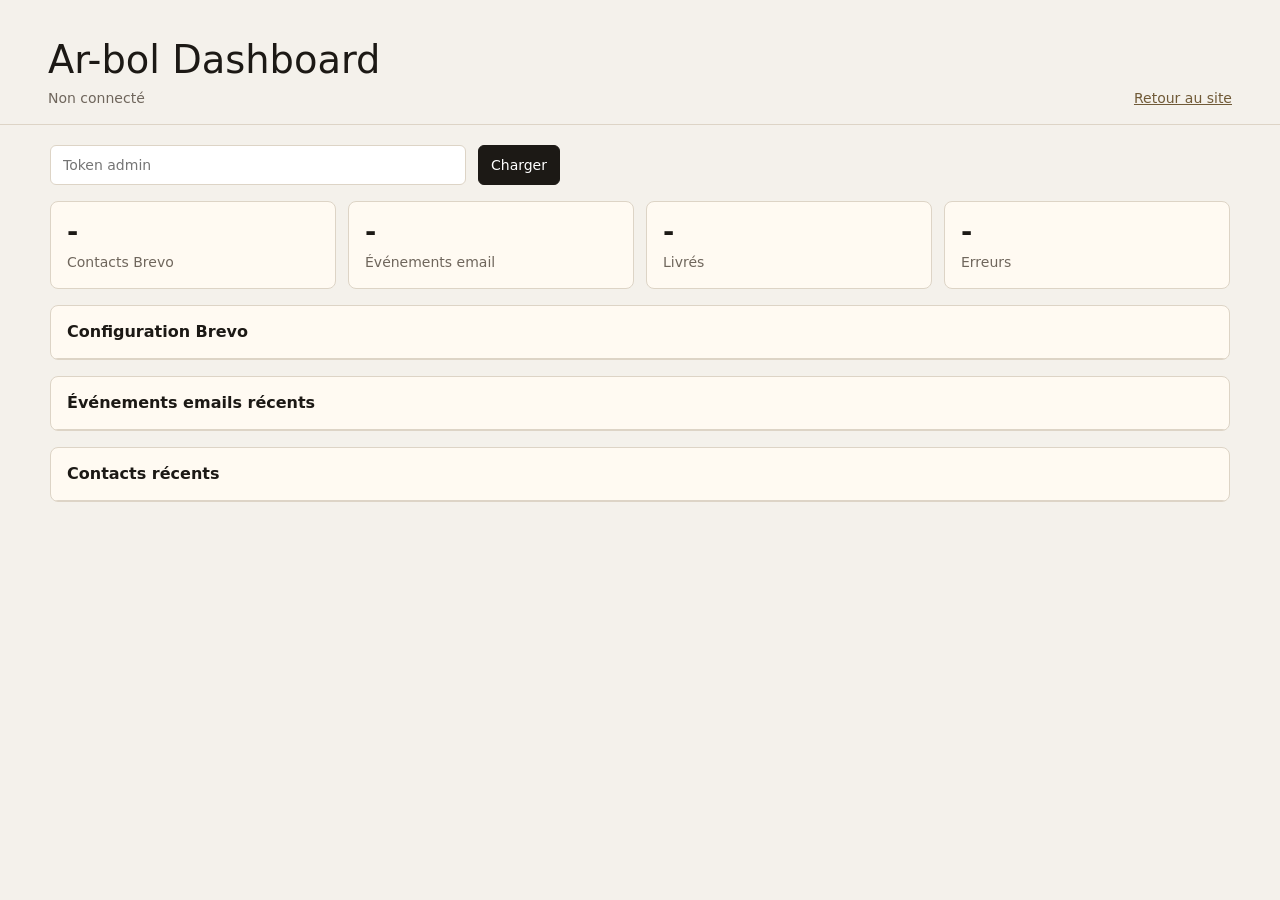
<file: dashboard.html>
<!DOCTYPE html>
<html lang="fr">
<head>
<meta charset="UTF-8">
<meta name="viewport" content="width=device-width, initial-scale=1">
<title>Ar-bol - Dashboard</title>
<style>
  :root {
    color-scheme: light;
    --bg: #f4f1eb;
    --panel: #fffaf2;
    --ink: #1c1915;
    --muted: #6f665c;
    --line: #ddd4c6;
    --accent: #705a37;
    --ok: #2f6f4e;
    --warn: #9b5d19;
    --bad: #9f3434;
  }
  * { box-sizing: border-box; }
  body {
    margin: 0;
    font: 14px/1.45 system-ui, -apple-system, BlinkMacSystemFont, "Segoe UI", sans-serif;
    color: var(--ink);
    background: var(--bg);
  }
  header {
    display: flex;
    align-items: flex-end;
    justify-content: space-between;
    gap: 1rem;
    padding: 2rem clamp(1rem, 4vw, 3rem) 1rem;
    border-bottom: 1px solid var(--line);
  }
  h1 { margin: 0; font-size: clamp(1.6rem, 3vw, 2.4rem); font-weight: 500; }
  main { padding: 1.25rem clamp(1rem, 4vw, 3rem) 3rem; }
  .toolbar, .grid, .panel { max-width: 1180px; margin-inline: auto; }
  .toolbar {
    display: flex;
    gap: .75rem;
    align-items: center;
    margin-bottom: 1rem;
  }
  input, button {
    height: 2.5rem;
    border: 1px solid var(--line);
    border-radius: 6px;
    background: white;
    color: var(--ink);
    padding: 0 .75rem;
    font: inherit;
  }
  input { min-width: min(26rem, 100%); }
  button {
    cursor: pointer;
    background: var(--ink);
    color: white;
    border-color: var(--ink);
  }
  .grid {
    display: grid;
    grid-template-columns: repeat(4, minmax(0, 1fr));
    gap: .75rem;
    margin-bottom: 1rem;
  }
  .metric, .panel {
    background: var(--panel);
    border: 1px solid var(--line);
    border-radius: 8px;
  }
  .metric { padding: 1rem; }
  .metric b { display: block; font-size: 1.7rem; line-height: 1; margin-bottom: .4rem; }
  .metric span, .status { color: var(--muted); }
  .panel { overflow: hidden; margin-bottom: 1rem; }
  .panel h2 {
    margin: 0;
    padding: .9rem 1rem;
    font-size: 1rem;
    font-weight: 600;
    border-bottom: 1px solid var(--line);
  }
  table { width: 100%; border-collapse: collapse; }
  th, td {
    text-align: left;
    vertical-align: top;
    padding: .75rem 1rem;
    border-bottom: 1px solid var(--line);
  }
  th { color: var(--muted); font-weight: 600; white-space: nowrap; }
  tr:last-child td { border-bottom: 0; }
  .pill {
    display: inline-block;
    padding: .18rem .48rem;
    border-radius: 999px;
    background: #ebe2d4;
    color: var(--accent);
    font-size: .78rem;
    font-weight: 600;
  }
  .pill.delivered, .pill.opened { color: var(--ok); background: #dfecdf; }
  .pill.error, .pill.hard_bounce, .pill.soft_bounce { color: var(--bad); background: #f3dddd; }
  .empty, .error { padding: 1rem; color: var(--muted); }
  .error { color: var(--bad); }
  @media (max-width: 850px) {
    header, .toolbar { align-items: stretch; flex-direction: column; }
    .grid { grid-template-columns: repeat(2, minmax(0, 1fr)); }
    table { display: block; overflow-x: auto; }
  }
  @media (max-width: 520px) { .grid { grid-template-columns: 1fr; } }
</style>
</head>
<body>
<header>
  <div>
    <h1>Ar-bol Dashboard</h1>
    <div class="status" id="status">Non connecté</div>
  </div>
  <a href="/" style="color:var(--accent)">Retour au site</a>
</header>
<main>
  <div class="toolbar">
    <input type="password" id="token" placeholder="Token admin" autocomplete="current-password">
    <button type="button" id="load">Charger</button>
  </div>
  <section class="grid">
    <div class="metric"><b id="mContacts">-</b><span>Contacts Brevo</span></div>
    <div class="metric"><b id="mEvents">-</b><span>Événements email</span></div>
    <div class="metric"><b id="mDelivered">-</b><span>Livrés</span></div>
    <div class="metric"><b id="mErrors">-</b><span>Erreurs</span></div>
  </section>
  <section class="panel">
    <h2>Configuration Brevo</h2>
    <div id="config"></div>
  </section>
  <section class="panel">
    <h2>Événements emails récents</h2>
    <div id="events"></div>
  </section>
  <section class="panel">
    <h2>Contacts récents</h2>
    <div id="contacts"></div>
  </section>
</main>
<script>
(function () {
  "use strict";

  var tokenInput = document.getElementById("token");
  var statusEl = document.getElementById("status");
  var loadBtn = document.getElementById("load");
  var saved = localStorage.getItem("arbol-admin-token") || "";
  var urlToken = new URLSearchParams(window.location.search).get("token") || "";
  tokenInput.value = urlToken || saved;

  function esc(value) {
    return String(value == null ? "" : value)
      .replace(/&/g, "&amp;")
      .replace(/</g, "&lt;")
      .replace(/>/g, "&gt;")
      .replace(/"/g, "&quot;");
  }

  function eventPill(event) {
    return '<span class="pill ' + esc(event) + '">' + esc(event || "-") + "</span>";
  }

  function setMetric(id, value) {
    document.getElementById(id).textContent = String(value);
  }

  function renderTable(targetId, columns, rows, emptyText) {
    var target = document.getElementById(targetId);
    if (!rows.length) {
      target.innerHTML = '<div class="empty">' + esc(emptyText) + "</div>";
      return;
    }
    target.innerHTML = "<table><thead><tr>" + columns.map(function (col) {
      return "<th>" + esc(col.label) + "</th>";
    }).join("") + "</tr></thead><tbody>" + rows.map(function (row) {
      return "<tr>" + columns.map(function (col) {
        return "<td>" + col.render(row) + "</td>";
      }).join("") + "</tr>";
    }).join("") + "</tbody></table>";
  }

  function render(data) {
    var events = data.events || [];
    var contacts = data.contacts || [];
    setMetric("mContacts", contacts.length);
    setMetric("mEvents", events.length);
    setMetric("mDelivered", events.filter(function (e) { return e.event === "delivered" || e.event === "opened"; }).length);
    setMetric("mErrors", events.filter(function (e) { return e.event === "error" || e.event === "hard_bounce" || e.event === "soft_bounce"; }).length);

    document.getElementById("config").innerHTML =
      '<table><tbody>' +
      '<tr><th>Destinataire notifications</th><td>' + esc(data.ownerEmail) + '</td></tr>' +
      '<tr><th>Sender Brevo</th><td>' + esc(data.senderEmail) + '</td></tr>' +
      '<tr><th>Senders validés</th><td>' + esc((data.senders || []).map(function (s) { return s.email; }).join(", ") || "-") + '</td></tr>' +
      '<tr><th>Domaines Brevo</th><td>' + esc((data.domains || []).map(function (d) { return d.domain_name || d.name || d.domain; }).join(", ") || "Aucun") + '</td></tr>' +
      '</tbody></table>';

    renderTable("events", [
      { label: "Date", render: function (row) { return esc(row.date || "-"); } },
      { label: "Événement", render: function (row) { return eventPill(row.event); } },
      { label: "À", render: function (row) { return esc(row.email || "-"); } },
      { label: "Sujet", render: function (row) { return esc(row.subject || "-"); } },
      { label: "Depuis", render: function (row) { return esc(row.from || "-"); } },
      { label: "Détail", render: function (row) { return esc(row.reason || row.messageId || "-"); } }
    ], events, "Aucun événement email récent.");

    renderTable("contacts", [
      { label: "Email", render: function (row) { return esc(row.email || "-"); } },
      { label: "Créé", render: function (row) { return esc(row.createdAt || "-"); } },
      { label: "Modifié", render: function (row) { return esc(row.modifiedAt || "-"); } },
      { label: "Listes", render: function (row) { return esc((row.listIds || []).join(", ") || "-"); } },
      { label: "Blacklist", render: function (row) { return esc(row.emailBlacklisted ? "oui" : "non"); } }
    ], contacts, "Aucun contact Brevo récent.");
  }

  function load() {
    var token = tokenInput.value.trim();
    if (!token) return;
    localStorage.setItem("arbol-admin-token", token);
    statusEl.textContent = "Chargement...";
    fetch("/api/admin/brevo-dashboard", { headers: { "x-admin-token": token } })
      .then(function (res) {
        if (!res.ok) throw new Error("HTTP " + res.status);
        return res.json();
      })
      .then(function (data) {
        statusEl.textContent = "Mis à jour : " + new Date(data.generatedAt).toLocaleString("fr-FR");
        render(data);
      })
      .catch(function (error) {
        statusEl.textContent = "Erreur";
        document.getElementById("events").innerHTML = '<div class="error">' + esc(error.message) + "</div>";
      });
  }

  loadBtn.addEventListener("click", load);
  if (tokenInput.value) load();
})();
</script>
</body>
</html>
</file>
<file: arbol-v2.css>
/* Hallmark · pre-emit critique: P5 H5 E5 S5 R5 V4 */
/* Hallmark · component: checkout-shipping-options · genre: editorial · theme: existing Ar-bol
 * states: default · hover · focus · active · disabled · loading · error · success
 * contrast: pass (40–41) · responsive: pass (34, 49–53)
 */
/* =========================================================
   Ar-bol — V2 « cinématographique organique »
   Plein cadre, grain, parallaxe, masques organiques.
   ========================================================= */

@font-face {
  font-family: "Cormorant Garamond";
  font-style: normal;
  font-weight: 300 600;
  font-display: swap;
  src: url("assets/fonts/cormorant-garamond-latin.woff2") format("woff2");
}
@font-face {
  font-family: "Cormorant Garamond";
  font-style: italic;
  font-weight: 300 500;
  font-display: swap;
  src: url("assets/fonts/cormorant-garamond-italic-latin.woff2") format("woff2");
}
@font-face {
  font-family: "Hanken Grotesk";
  font-style: normal;
  font-weight: 300 600;
  font-display: swap;
  src: url("assets/fonts/hanken-grotesk-latin.woff2") format("woff2");
}

:root {
  --paper:    #f4efe6;
  --paper-2:  #e8dfd0;
  --ink:      #1a1712;
  --ink-soft: #5a5047;
  --ink-muted:#706453;

  --night:     #15120e;   /* fond cinéma */
  --night-2:   #1d1913;
  --on-night:       #efe7da;
  --on-night-soft:  #b0a593;
  --on-night-faint: #8f8473;

  --line-d: rgba(239,231,218,0.14);
  --line-l: rgba(26,23,18,0.14);

  --cypress: oklch(0.56 0.045 158);
  --wood:    oklch(0.62 0.055 64);
  --accent:  var(--wood);

  --serif: "Cormorant Garamond", Georgia, serif;
  --sans:  "Hanken Grotesk", "Helvetica Neue", Arial, sans-serif;
  --ease:  cubic-bezier(0.16, 1, 0.3, 1);
  --ease-out: var(--ease);
  --ease-in: cubic-bezier(0.7, 0, 0.84, 0);
  --dur-micro: 120ms;
  --dur-short: 180ms;
  --rd: 1100ms;
  --pad: clamp(1.25rem, 5vw, 6rem);
  --maxw: 1320px;
}

* { box-sizing: border-box; }
html { -webkit-text-size-adjust: 100%; scroll-behavior: smooth; overflow-x: clip; }
body {
  margin: 0;
  background: var(--night);
  color: var(--on-night);
  font-family: var(--sans);
  font-size: 17px;
  line-height: 1.7;
  font-weight: 350;
  letter-spacing: 0.01em;
  -webkit-font-smoothing: antialiased;
  text-rendering: optimizeLegibility;
  overflow-x: clip;
}
img { display:block; max-width:100%; }

/* Bilingue */
[data-lang="fr"] [lang="en"],
[data-lang="en"] [lang="fr"] { display: none !important; }

/* ---------- Grain organique plein écran ---------- */
.grain {
  position: fixed; inset: -50%;
  z-index: 9000;
  pointer-events: none;
  opacity: 0.06;
  background-image: url("data:image/svg+xml,%3Csvg xmlns='http://www.w3.org/2000/svg' width='180' height='180'%3E%3Cfilter id='n'%3E%3CfeTurbulence type='fractalNoise' baseFrequency='0.85' numOctaves='2' stitchTiles='stitch'/%3E%3C/filter%3E%3Crect width='100%25' height='100%25' filter='url(%23n)'/%3E%3C/svg%3E");
  mix-blend-mode: overlay;
}

/* ---------- Barre de progression ---------- */
.progress {
  position: fixed; top: 0; left: 0; height: 2px; width: 100%;
  transform: scaleX(0); transform-origin: left center;
  background: var(--accent);
  z-index: 9100;
}

/* ---------- Header ---------- */
.site-header {
  position: fixed; inset: 0 0 auto 0; z-index: 8000;
  display: flex; align-items: center; justify-content: space-between;
  padding: 1.3rem var(--pad);
  color: var(--on-night);
  mix-blend-mode: difference;       /* lisible sur clair comme sombre */
}
.brand {
  font-family: var(--serif); font-size: 1.8rem; font-weight: 500;
  color: #fff; text-decoration: none; line-height: 1; white-space: nowrap;
  letter-spacing: 0.01em;
}
.nav { display:flex; align-items:center; gap: clamp(1rem,2.5vw,2.4rem); color:#fff; }
.nav-links { display:flex; gap: clamp(1rem,2.5vw,2.4rem); }
.nav a {
  font-size: 0.78rem; letter-spacing: 0.14em; text-transform: uppercase;
  color: #fff; text-decoration: none; opacity: 0.85;
}
.nav a:hover { opacity: 1; }
.lang-toggle { display:inline-flex; border:1px solid rgba(255,255,255,0.5); border-radius: 999px; overflow:hidden; }
.lang-toggle button {
  appearance:none; border:0; background:transparent; color:#fff;
  padding: 0.4em 0.75em; font: inherit; font-size: 0.72rem; letter-spacing: 0.1em;
  cursor:pointer; opacity: 0.5;
}
.lang-toggle button.active { opacity: 1; background: rgba(255,255,255,0.22); }
@media (max-width: 760px){ .nav-links{ display:none; } }

/* ---------- Helpers ---------- */
.wrap { max-width: var(--maxw); margin: 0 auto; padding-inline: var(--pad); }
.eyebrow {
  font-size: 0.7rem; font-weight: 500; letter-spacing: 0.3em; text-transform: uppercase;
  color: var(--on-night-soft); display: inline-flex; align-items:center; gap: 0.85rem; margin:0;
}
.eyebrow::before { content:""; width: 32px; height:1px; background: currentColor; opacity:0.55; }
.display { min-width: 0; overflow-wrap: anywhere; font-family: var(--serif); font-weight: 300; line-height: 1.0; letter-spacing: -0.01em; margin:0; }
.italic { font-style: italic; }
.lede { font-family: var(--serif); font-weight: 300; font-style: italic; font-size: clamp(1.5rem,2.6vw,2.3rem); line-height:1.38; text-wrap: pretty; }
.body-text { color: var(--on-night-soft); max-width: 46ch; text-wrap: pretty; }
.body-text + .body-text { margin-top: 1.1rem; }
.section { position: relative; padding-block: clamp(6rem, 14vw, 13rem); }

/* sections claires (interludes) */
.section.light { background: var(--paper); color: var(--ink); }
.section.light .eyebrow { color: var(--ink-muted); }
.section.light .body-text { color: var(--ink-soft); }
.section.light .lede { color: var(--ink); }

/* ---------- HERO plein cadre ---------- */
.hero { position: relative; height: 100svh; min-height: 620px; overflow: hidden; }
.hero-bg { position:absolute; inset: -12% 0 -12% 0; }
.hero-bg image-slot { width: 100%; height: 100%; --slot-bg: #0e0c09; background:#0e0c09; }
.hero-veil {
  position:absolute; inset:0; z-index:2;
  background:
    linear-gradient(to top, rgba(10,8,6,0.86) 0%, rgba(10,8,6,0.2) 42%, rgba(10,8,6,0.45) 100%);
}
.hero-inner {
  position: absolute; inset: 0; z-index: 3;
  display: flex; flex-direction: column; justify-content: flex-end;
  padding: 0 var(--pad) clamp(3rem, 7vh, 6rem);
  max-width: var(--maxw); margin: 0 auto; left:0; right:0;
}
.hero-eyebrow { color: var(--on-night-soft); }
.hero-title { font-size: clamp(4rem, 16vw, 13rem); font-weight: 300; line-height: 0.92; margin: 0.4rem 0 0; color: #fff; }
.hero-title .w { display: inline-block; }
.hero-byline {
  margin: 0.9rem 0 0;
  font-size: 0.74rem;
  letter-spacing: 0.18em;
  text-transform: uppercase;
  color: var(--on-night-soft);
}
.hero-row { display:flex; align-items: flex-end; justify-content: space-between; gap: 2rem; flex-wrap: wrap; margin-top: 1.6rem; }
.hero-sub { font-family: var(--serif); font-style: italic; font-weight: 300; font-size: clamp(1.25rem, 2vw, 1.75rem); line-height: 1.35; max-width: 42ch; color: var(--on-night); }
.hero-meta { display:flex; gap: 1.4rem; flex-wrap: wrap; font-size: 0.74rem; letter-spacing: 0.16em; text-transform: uppercase; color: var(--on-night-soft); }
.hero-meta > span { position: relative; padding-left: 1.4rem; }
.hero-meta > span::before { content:""; position:absolute; left:0; top: 50%; width: 7px; height:7px; border:1px solid var(--accent); border-radius:50%; transform: translateY(-50%); }

/* ---------- Étiquette de section verticale (sticky) ---------- */
.chapter { position: relative; }
.chapter-tag {
  position: absolute; top: clamp(6rem,14vw,12rem); left: clamp(0.5rem, 1.5vw, 1.4rem);
  writing-mode: vertical-rl; transform: rotate(180deg);
  font-size: 0.7rem; letter-spacing: 0.3em; text-transform: uppercase;
  color: var(--on-night-faint);
}
.section.light .chapter-tag { color: var(--ink-muted); }
@media (max-width: 1100px){ .chapter-tag { display:none; } }

/* ---------- MANIFESTE ---------- */
.manifesto-wrap { max-width: 1000px; margin: 0 auto; }
.manifesto-line { font-family: var(--serif); font-weight: 300; font-size: clamp(1.9rem, 4.6vw, 4rem); line-height: 1.18; text-wrap: balance; }
.manifesto-line .mk { font-style: italic; color: var(--accent); }
.rule-draw { height:1px; background: var(--line-d); margin: clamp(2.5rem,6vw,5rem) 0; transform-origin: left; }

/* Illustrations crayon en FOND filigrane */
.manifesto-sec, .finistere-sec { position: relative; overflow: hidden; }
.bg-ill { position: absolute; pointer-events: none; z-index: 0; }
.manifesto-sec > .manifesto-wrap { position: relative; z-index: 1; }
.finistere-sec > .wrap { position: relative; z-index: 1; }
/* Cyprès — fond sombre : inversé, délicat, à droite */
.bg-ill-cypres {
  top: 50%; right: clamp(-3rem, 2vw, 3rem); transform: translateY(-50%);
  height: 116%; width: auto; opacity: 0.5;
  filter: invert(1) brightness(1.4) contrast(0.9);
  mix-blend-mode: screen;
}
/* Carte — fond clair : multiply, centrée/droite */
.bg-ill-carte {
  top: 50%; right: clamp(-4rem, 1vw, 2rem); transform: translateY(-50%);
  height: 128%; width: auto; opacity: 0.6;
  mix-blend-mode: multiply;
}
.finistere { max-width: 560px; text-align: center; margin: 0 auto; }
.finistere h2 { font-size: clamp(2.2rem,5.5vw,4rem); margin: 1rem 0 1.2rem; }
.finistere .body-text { margin: 0 auto; }
@media (max-width: 760px){
  .bg-ill-cypres { right: 50%; transform: translate(50%,-50%); opacity: 0.28; }
  .bg-ill-carte { right: 50%; transform: translate(50%,-50%); opacity: 0.4; }
}

/* ---------- IMAGES : conteneur parallaxe + masque organique ---------- */
.media { position: relative; overflow: hidden; }
.media image-slot, .hero-bg image-slot { color: var(--on-night-soft) !important; }
.media image-slot { width: 100%; height: 100%; display:block; --slot-bg:#0e0c09; background: #0e0c09; }
.media .par-inner { position: absolute; inset: -10% 0 -10% 0; }   /* déborde pour parallaxe */
.media .par-inner image-slot { height: 100%; }
.blob {
  border-radius: 46% 54% 57% 43% / 49% 44% 56% 51%;
}
.blob-2 { border-radius: 58% 42% 47% 53% / 43% 57% 43% 57%; }
.cap { margin-top: 0.9rem; font-size: 0.74rem; letter-spacing: 0.05em; color: var(--on-night-faint); }
.section.light .cap { color: #9a8f7e; }

/* ---------- L'OBJET (clair) ---------- */
.object { display:grid; grid-template-columns: 1fr 1fr; gap: clamp(2.5rem,6vw,7rem); align-items:center; }
.object .media { aspect-ratio: 4/5; border-radius: 4px; }
.object h2 { font-size: clamp(2.2rem,5vw,4rem); margin-top: 1rem; }
.spec { margin-top: 2.4rem; border-top: 1px solid var(--line-l); }
.spec .r { display:grid; grid-template-columns: 1fr 1fr; gap:1rem; padding: 1.1rem 0; border-bottom:1px solid var(--line-l); align-items: baseline; }
.spec .k { font-size: 0.74rem; letter-spacing:0.16em; text-transform:uppercase; color:#9a8f7e; }
.spec .v { font-family: var(--serif); font-size: 1.5rem; }
.spec .v small { display:block; font-family: var(--sans); font-size: 0.78rem; color: var(--ink-soft); letter-spacing: 0.03em; }
@media (max-width: 820px){ .object{ grid-template-columns:1fr; } }

/* ---------- AR-BOL À VIVRE ---------- */
.living-head { max-width: 820px; margin: 0 auto clamp(3rem,7vw,5.5rem); text-align:center; }
.living-head h2 { font-size: clamp(2.4rem,6vw,5rem); margin: 1rem 0 1.4rem; }
.living-intro { color: var(--on-night-soft); max-width: 52ch; margin: 0 auto; text-wrap: pretty; }
.living-grid { display:grid; grid-template-columns: repeat(3,1fr); gap: clamp(1.2rem,2.5vw,2.2rem); align-items:start; }
.lf { margin:0; }
.lf .media { overflow:hidden; aspect-ratio: 3/4; border: 1px solid var(--line-d); }
.lf figcaption { display:flex; align-items:baseline; gap:0.7rem; margin-top:1rem; padding-top:0.85rem; border-top:1px solid var(--line-d); font-size:0.82rem; letter-spacing:0.04em; color:var(--on-night); }
.lf-n { font-family:var(--serif); font-style:italic; color:var(--accent); font-size:1.05rem; }
.lf-t { font-family:var(--serif); font-size:1.15rem; }
@media (max-width: 760px){
  .living-grid { grid-template-columns: 1fr; gap: 2.4rem; }
  .lf .media { aspect-ratio: 4/5; }
}

/* ---------- VARIATIONS : lignes éditoriales alternées ---------- */
.variations-intro { text-align:center; max-width: 760px; margin: 0 auto clamp(3rem,8vw,7rem); }
.variations-intro h2 { font-size: clamp(2.4rem,6vw,5rem); margin: 1rem 0 1.4rem; }
.vrow {
  display:grid; grid-template-columns: repeat(2, minmax(0, 1fr)); gap: clamp(2rem,6vw,7rem);
  align-items:center; margin-bottom: clamp(4rem, 10vw, 9rem);
}
.vrow:nth-child(even) .vrow-media { order: 2; }
.vrow-media { position: relative; }
.vrow-media .media { aspect-ratio: 3/4; }
.vrow-num {
  position: absolute; z-index: 4; top: -0.4em; left: -0.15em;
  font-family: var(--serif); font-style: italic; font-weight: 300;
  font-size: clamp(5rem, 12vw, 11rem); line-height: 1; color: var(--on-night);
  mix-blend-mode: difference; pointer-events: none;
}
.vrow:nth-child(even) .vrow-num { left:auto; right: -0.15em; }
.vrow-name { min-width: 0; overflow-wrap: anywhere; font-family: var(--serif); font-weight: 300; font-size: clamp(2.6rem,6vw,4.6rem); line-height:1; }
.vrow-bzh { font-family: var(--serif); font-style: italic; color: var(--on-night-soft); font-size: 1.1rem; margin-top: 0.4rem; }
.vrow-desc { color: var(--on-night-soft); margin-top: 1.6rem; max-width: 32ch; }
.vrow-sw { display:flex; gap: 0.6rem; margin-top: 1.6rem; align-items:center; }
.vrow-sw i { width: 22px; height:22px; border-radius:50%; border:1px solid rgba(255,255,255,0.2); }
.vrow-sw span { font-size:0.7rem; letter-spacing:0.14em; text-transform:uppercase; color: var(--on-night-faint); margin-left: 0.4rem; }
.vrow-spec {
  display: grid;
  gap: 0.45rem;
  margin-top: 1.5rem;
  padding-top: 1.2rem;
  border-top: 1px solid var(--line-d);
  color: var(--on-night-soft);
  font-size: 0.78rem;
  letter-spacing: 0.12em;
  text-transform: uppercase;
}
.collection-note {
  margin: clamp(1rem, 3vw, 2rem) auto 0;
  text-align: center;
  color: var(--on-night-faint);
  font-size: 0.76rem;
  letter-spacing: 0.16em;
  text-transform: uppercase;
}
@media (max-width: 820px){
  .vrow{ grid-template-columns:1fr; gap:2rem; }
  .vrow:nth-child(even) .vrow-media{ order:0; }
  .vrow-media .media{ aspect-ratio: 3/4; }
  .media .par-inner{ inset: 0; }
}

/* ---------- FABRICATION (clair) ---------- */
.craft-head { max-width: 900px; }
.craft-head h2 { font-size: clamp(2.2rem,5.5vw,4.4rem); margin-top:1rem; }
.craft-steps { display:grid; grid-template-columns: repeat(3,1fr); gap: clamp(1.5rem,4vw,4rem); margin-top: clamp(2.5rem,6vw,5rem); border-top:1px solid var(--line-l); padding-top: clamp(2rem,4vw,3.5rem); }
.craft-step .n { font-family: var(--serif); font-style: italic; font-size: 1.5rem; color: var(--accent); }
.craft-step h3 { font-family: var(--serif); font-weight: 400; font-size: 1.9rem; margin: 0.5rem 0 0.6rem; }
.craft-step p { color: var(--ink-soft); margin:0; max-width: 30ch; }
@media (max-width:760px){ .craft-steps{ grid-template-columns:1fr; gap:2rem; } }

/* ---------- DESIGNER ---------- */
.designer { display:grid; grid-template-columns: minmax(0, 0.85fr) minmax(0, 1.15fr); gap: clamp(2.5rem,6vw,7rem); align-items:center; }
.designer .media { aspect-ratio: 3/4; }
.designer .lede { max-width: 26ch; }
.about-title { min-width: 0; overflow-wrap: anywhere; font-size: clamp(2.4rem,5vw,4rem); margin-top: 1rem; }
.about-quote {
  font-family: var(--serif);
  font-style: italic;
  font-weight: 300;
  font-size: clamp(1.25rem, 2vw, 1.65rem);
  line-height: 1.45;
  color: var(--on-night);
}
.about-actions { margin-top: 1.8rem; }
.contact-list {
  list-style: none;
  margin: 2rem 0 0;
  padding: 0;
  border-top: 1px solid var(--line-d);
}
.contact-list li {
  display: grid;
  grid-template-columns: 10rem 1fr;
  gap: 1rem;
  padding: 0.9rem 0;
  border-bottom: 1px solid var(--line-d);
}
.contact-list span {
  color: var(--on-night-faint);
  font-size: 0.72rem;
  letter-spacing: 0.16em;
  text-transform: uppercase;
}
.contact-list a { color: var(--on-night); text-decoration: none; }
.contact-list a:hover { color: var(--accent); }
.sign { font-family: var(--serif); font-style: italic; font-size: 1.4rem; margin-top: 2rem; }
.sign small { display:block; font-family: var(--sans); font-style: normal; font-size: 0.72rem; letter-spacing: 0.16em; text-transform: uppercase; color: var(--on-night-faint); margin-top: 0.4rem; }
@media (max-width:820px){ .designer{ grid-template-columns:1fr; } .designer .media{ max-width: 24rem; } .contact-list li{ grid-template-columns:1fr; gap:0.25rem; } }

/* ---------- COMMANDE / PAIEMENT ---------- */
.reserve { background: var(--night-2); }
.reserve-grid { display:grid; grid-template-columns: minmax(250px, 0.72fr) minmax(0, 1.28fr); gap: clamp(2rem,5vw,5rem); align-items:end; }
.reserve h2 { font-size: clamp(2.2rem,5vw,3.6rem); margin-top: 1rem; }
.price { font-family: var(--serif); font-weight: 300; font-size: clamp(3.6rem,8vw,6rem); line-height:1; margin-top: 1.4rem; }
.price-tax {
  font-family: var(--sans);
  font-size: 0.18em;
  letter-spacing: 0.16em;
  text-transform: uppercase;
  vertical-align: super;
  color: var(--on-night-soft);
}
.price-note { color: var(--on-night-soft); margin-top: 0.6rem; }
.launch-note { color: var(--on-night-soft); margin-top: 1.6rem; max-width: 42ch; }
.reserve-stats { display:grid; grid-template-columns: repeat(2,1fr); gap:1px; margin-top: 2.6rem; background: var(--line-d); border:1px solid var(--line-d); }
.reserve-stats .st { background: var(--night-2); padding: 1.1rem 1.2rem; }
.reserve-stats .st b { font-family: var(--serif); font-weight: 400; font-size: 1.7rem; display:block; }
.reserve-stats .st span { font-size: 0.7rem; letter-spacing:0.14em; text-transform:uppercase; color: var(--on-night-faint); }
.panel { background: var(--night); border:1px solid var(--line-d); border-radius: 6px; padding: clamp(1.7rem,3.4vw,3.2rem); }
.steps-ind { display:flex; align-items:center; gap: 0.75rem; margin-bottom: 2rem; }
.steps-ind .dot { display:flex; align-items:center; gap:0.6rem; font-size:0.7rem; letter-spacing:0.12em; text-transform:uppercase; color: var(--on-night-faint); }
.steps-ind .dot i { width:26px; height:26px; border-radius:50%; border:1px solid var(--line-d); display:grid; place-items:center; font-style:normal; font-size:0.8rem; }
.steps-ind .dot.active { color: var(--on-night); }
.steps-ind .dot.active i { background: var(--on-night); color: var(--night); border-color: var(--on-night); }
.steps-ind .dot.done i { border-color: var(--accent); color: var(--accent); }
.steps-ind .sep { flex:1; height:1px; background: var(--line-d); }

.step { display:none; }
.step.active { display:block; }
@media (prefers-reduced-motion: no-preference){ .step.active{ animation: stepIn 520ms var(--ease) both; } }
@keyframes stepIn { from { transform: translateY(10px); } to { transform: none; } }
.step h3 { min-width: 0; overflow-wrap: anywhere; font-family: var(--serif); font-weight: 400; font-size: 1.7rem; margin: 0 0 1.3rem; }

.var-choices { display:grid; grid-template-columns: repeat(2, minmax(0, 1fr)); gap: 1rem; }
.var-card { display:grid; grid-template-columns:76px minmax(0, 1fr); grid-template-rows:auto auto; align-items:center; column-gap:1rem; row-gap:0.75rem; min-height: 146px; text-align:left; background:transparent; color: var(--on-night); border:1px solid var(--line-d); border-radius:4px; padding: 1rem; font: inherit; }
.var-card:hover { border-color: var(--on-night-soft); }
.var-card.sel { border-color: var(--accent); background: color-mix(in srgb, var(--accent) 13%, transparent); }
.var-card.is-disabled { opacity:0.45; }
.var-card-main { display:contents; }
.var-card .duo { display:flex; }
.var-card .thumb { grid-column:1; grid-row:1 / 3; width: 76px; height: auto; aspect-ratio: 3/4; border-radius: 4px; object-fit: contain; display:block; background: #15120f; }
.var-card-main > span { grid-column:2; grid-row:1; align-self:end; min-width:0; }
.var-card .thumb-duo { border:1px solid rgba(255,255,255,0.14); }
.var-card .duo i { width:18px; height:18px; border-radius:50%; border:1px solid rgba(255,255,255,0.22); }
.var-card .duo i + i { margin-left:-6px; }
.var-card .nm { display:block; font-family: var(--serif); font-size: 1.55rem; line-height:1; }
.var-card .ds { display:block; font-size:0.68rem; letter-spacing:0.05em; color: var(--on-night-faint); margin-top:0.3rem; }

.quantity-help { margin:1.1rem 0 0; color:var(--on-night-faint); font-size:0.74rem; }
.quantity-help b { color:var(--on-night); font-weight:500; }
.quantity-control { display:grid; grid-template-columns:44px 64px 44px; align-items:stretch; flex:none; border:1px solid var(--line-d); border-radius:4px; overflow:hidden; }
.variant-quantity { grid-column:2; grid-row:2; grid-template-columns:36px 42px 36px; justify-self:start; }
.quantity-control button,
.quantity-control input { min-height:44px; border:0; background:var(--night-2); color:var(--on-night); font:inherit; text-align:center; }
.variant-quantity button,
.variant-quantity input { min-height:38px; }
.quantity-control button { cursor:pointer; font-size:1.2rem; }
.quantity-control button:first-child { border-inline-end:1px solid var(--line-d); }
.quantity-control button:last-child { border-inline-start:1px solid var(--line-d); }
.quantity-control input { width:100%; padding:0; font-variant-numeric:tabular-nums; appearance:textfield; }
.quantity-control input::-webkit-inner-spin-button,
.quantity-control input::-webkit-outer-spin-button { appearance:none; margin:0; }
.quantity-control button:focus-visible,
.quantity-control input:focus-visible { position:relative; z-index:1; outline:2px solid var(--accent); outline-offset:-2px; }
.quantity-control button:active { transform:translateY(1px); }
.quantity-control button:disabled { opacity:0.4; cursor:not-allowed; }
@media (hover:hover) and (pointer:fine) { .quantity-control button:hover:not(:disabled) { background:color-mix(in srgb, var(--on-night) 8%, var(--night-2)); } }

.shipping-intro { margin: -0.55rem 0 1.2rem; max-width: 52ch; color: var(--on-night-soft); }
.shipping-state { min-height: 4.5rem; display:flex; align-items:center; border-block:1px solid var(--line-d); padding-block:1rem; color:var(--on-night-soft); }
.shipping-state.is-loading { opacity:0.72; }
.shipping-state.is-error { color:var(--on-night); }
.shipping-choices { display:grid; grid-template-columns:minmax(0, 1fr); border-block:1px solid var(--line-d); }
.shipping-option {
  position:relative;
  display:grid;
  grid-template-columns:22px minmax(0, 1fr) auto;
  align-items:center;
  gap:0.9rem;
  min-height:72px;
  padding:0.85rem 0.25rem;
  color:var(--on-night);
  cursor:pointer;
  border-bottom:1px solid var(--line-d);
  outline:2px solid transparent;
  outline-offset:2px;
  transition:background-color var(--dur-short) var(--ease-out), transform var(--dur-micro) var(--ease-out);
}
.shipping-option:last-child { border-bottom:0; }
.shipping-option input { position:absolute; inline-size:1px; block-size:1px; opacity:0; pointer-events:none; }
.shipping-option-mark { display:grid; place-items:center; inline-size:20px; block-size:20px; border:1px solid var(--on-night-soft); border-radius:50%; }
.shipping-option-mark::after { content:""; inline-size:8px; block-size:8px; border-radius:50%; background:var(--accent); opacity:0; transform:scale(0.5); transition:opacity var(--dur-micro) var(--ease-out), transform var(--dur-micro) var(--ease-out); }
.shipping-option-copy { min-width:0; display:grid; gap:0.1rem; }
.shipping-option-name { min-width:0; overflow:hidden; text-overflow:ellipsis; white-space:nowrap; font-family:var(--serif); font-size:1.18rem; font-weight:500; }
.shipping-option-meta { color:var(--on-night-faint); font-size:0.74rem; }
.shipping-option-price { font-family:var(--serif); font-size:1.08rem; font-variant-numeric:tabular-nums; white-space:nowrap; }
.shipping-option.sel { background:color-mix(in srgb, var(--accent) 10%, transparent); }
.shipping-option.sel .shipping-option-mark { border-color:var(--accent); }
.shipping-option.sel .shipping-option-mark::after { opacity:1; transform:none; }
.shipping-option:has(input:focus-visible) { outline-color:var(--accent); }
.shipping-option:active { transform:translateY(1px); }
.shipping-option:has(input:disabled) { opacity:0.5; cursor:not-allowed; }
@media (hover:hover) and (pointer:fine) { .shipping-option:hover { background:color-mix(in srgb, var(--on-night) 5%, transparent); } }

.field { margin-top: 1rem; }
.field label { display:block; font-size:0.7rem; letter-spacing:0.14em; text-transform:uppercase; color: var(--on-night-faint); margin-bottom:0.5rem; }
.field input { width:100%; background: var(--night-2); color: var(--on-night); border:1px solid var(--line-d); border-radius:4px; padding: 0.85rem 0.9rem; font:inherit; }
.field input::placeholder { color: var(--on-night-faint); }
.field input:focus { outline:none; border-color: var(--on-night-soft); }
.field.row { display:grid; grid-template-columns:1fr 1fr; gap: 0.8rem; }

.recap { border-top:1px solid var(--line-d); margin-top:1.4rem; padding-top: 1.1rem; }
.recap-row { display:flex; justify-content:space-between; padding:0.4rem 0; color: var(--on-night-soft); }
.recap-items { display:grid; justify-items:end; gap:0.2rem; font-family:var(--serif); font-size:1.05rem; color:var(--on-night); }
.recap-row.tot { color: var(--on-night); font-family: var(--serif); font-size:1.2rem; border-top:1px solid var(--line-d); margin-top:0.5rem; padding-top:0.8rem; }

.btn { appearance:none; cursor:pointer; font:inherit; font-size:0.8rem; letter-spacing:0.12em; text-transform:uppercase; white-space:nowrap; padding: 1.05em 1.8em; border-radius:999px; border:1px solid transparent; }
.btn-primary { background: var(--on-night); color: var(--night); }
.btn-primary:hover { background:#fff; }
.btn-primary:disabled { opacity:0.4; cursor:not-allowed; }
.btn-ghost { background:transparent; color: var(--on-night); border-color: var(--line-d); }
.step-actions { display:flex; gap:0.8rem; align-items:center; margin-top:1.8rem; }
.step-actions .spacer { flex:1; }
.secure-note { font-size:0.74rem; color: var(--on-night-faint); margin-top: 1.1rem; }
.secure-note.error { color: #d7a0a0; }
.confirm-mark { width:56px; height:56px; border-radius:50%; border:1px solid var(--accent); color: var(--accent); display:grid; place-items:center; font-size:1.5rem; margin-bottom:1.4rem; }
.confirm-detail { color: var(--on-night-soft); }
.confirm-detail b { color: var(--on-night); font-weight: 500; }
@media (max-width:860px){ .reserve-grid{ grid-template-columns:1fr; align-items:start; } .var-choices{ grid-template-columns:1fr; } }

/* ---------- Badge circulaire flottant ---------- */
.float-cta {
  position: fixed; right: clamp(1.1rem, 2.5vw, 2rem); bottom: clamp(1.1rem, 2.5vw, 2rem);
  z-index: 7000; display: flex; align-items: center; gap: 0.8rem;
  padding: 0.8rem 1.2rem; border-radius: 999px;
  background: color-mix(in srgb, var(--night) 72%, transparent);
  -webkit-backdrop-filter: blur(14px); backdrop-filter: blur(14px);
  border: 1px solid var(--line-d); color: var(--on-night);
  text-decoration: none; white-space: nowrap;
  opacity: 0; transform: translateY(14px); pointer-events: none;
}
.float-cta.show { opacity: 1; transform: none; pointer-events: auto; }
.float-cta .fc-label { font-size: 0.74rem; letter-spacing: 0.18em; text-transform: uppercase; }
.float-cta .fc-sep { width: 1px; height: 16px; background: var(--line-d); }
.float-cta .fc-price { font-family: var(--serif); font-size: 1.2rem; color: var(--accent); }
.float-cta:hover { border-color: var(--on-night-soft); background: color-mix(in srgb, var(--night) 88%, transparent); }

/* ---------- ENTRETIEN & MATIÈRES (dans Fabrication, clair) ---------- */
.care { margin-top: clamp(3rem,7vw,5rem); border-top: 1px solid var(--line-l); padding-top: clamp(2rem,4vw,3.5rem); display:grid; grid-template-columns: 0.8fr 1.2fr; gap: clamp(2rem,5vw,5rem); align-items:start; }
.care h3 { font-family: var(--serif); font-weight: 400; font-size: clamp(1.8rem,3.5vw,2.6rem); margin: 0; }
.care-cols { display:grid; grid-template-columns: 1fr 1fr; gap: clamp(1.5rem,3vw,2.5rem); }
.care-item .lbl { display:flex; align-items:center; gap:0.6rem; font-size:0.74rem; letter-spacing:0.16em; text-transform:uppercase; color:var(--ink-muted); margin-bottom: 0.7rem; white-space: nowrap; }
.care-item .lbl::before { content:""; width: 7px; height:7px; border:1px solid var(--accent); border-radius:50%; }
.care-item p { margin:0; color: var(--ink-soft); font-size: 0.97rem; }
@media (max-width: 800px){ .care{ grid-template-columns:1fr; gap:2rem; } }
@media (max-width: 520px){ .care-cols{ grid-template-columns:1fr; } }

/* ---------- Sections MATIÈRE (bois / faïence) ---------- */
.matter-sec { position: relative; overflow: hidden; }
.matter-sec > .wrap { position: relative; z-index: 1; }
.matter-sec > .chapter-tag { z-index: 2; }
.fabrication-intro {
  display: grid;
  grid-template-columns: minmax(220px, 0.7fr) minmax(0, 1.3fr);
  gap: clamp(2rem, 5vw, 5rem);
  align-items: center;
  margin-bottom: clamp(4rem, 8vw, 7rem);
  padding-bottom: clamp(3rem, 6vw, 5rem);
  border-bottom: 1px solid var(--line-l);
}
.fabrication-intro h2 { font-size: clamp(2.2rem,5.5vw,4.2rem); margin: 1rem 0 1.5rem; }
.creator-quote {
  max-width: 58ch;
  color: var(--ink-soft);
}
.creator-quote p {
  margin: 0;
  font-family: var(--serif);
  font-style: italic;
  font-weight: 300;
  font-size: clamp(1.35rem, 2.5vw, 2rem);
  line-height: 1.45;
  color: var(--ink);
  text-wrap: pretty;
}
.quote-signature {
  display: block;
  margin-top: 1.15rem;
  font-size: 0.72rem;
  letter-spacing: 0.18em;
  text-transform: uppercase;
  color: var(--ink-muted);
}
.fabrication-map {
  width: min(100%, 360px);
  height: auto;
  justify-self: center;
  opacity: 0.68;
  mix-blend-mode: multiply;
}
.matter-head { max-width: 760px; }
.matter-head h2 { font-size: clamp(2.2rem,5.5vw,4.2rem); margin-top: 1rem; }
.matter { display:grid; grid-template-columns: minmax(0, 0.92fr) minmax(0, 1.08fr); gap: clamp(2rem,5vw,5rem); align-items:center; margin-top: clamp(2.5rem,6vw,4.5rem); }
.matter-media { aspect-ratio: 3/4; }
.matter.flip .matter-media { order: 2; }
.matter-media .ms { width: 100%; height: 100%; display: block; border-radius: 4px; }
.matter-media .engraving-slot,
.matter-media .workshop-slot {
  --slot-bg: var(--paper);
  background: var(--paper);
  border: 0;
}
.matter-copy .lede { color: var(--ink); }
.matter-copy .body-text { margin-top: 1.3rem; }
.matter-care { margin-top: 1.8rem; border-top: 1px solid var(--line-l); padding-top: 1.1rem; font-size: 0.92rem; color: var(--ink-soft); }
.matter-care b { color: var(--ink); font-weight: 500; }
.matter-accreditation {
  margin-top: 1.8rem;
  padding-top: 1.1rem;
  border-top: 1px solid var(--line-l);
}
.matter-accreditation p {
  margin: 0 0 0.9rem;
  color: var(--ink-muted);
  font-size: 0.7rem;
  letter-spacing: 0.16em;
  text-transform: uppercase;
}
.accreditation-logo {
  display: block;
  width: auto;
  height: auto;
  max-width: 100%;
  object-fit: contain;
  object-position: left center;
  filter: grayscale(1) sepia(0.55) saturate(0.55) brightness(1.08);
  opacity: 0.68;
  transition: filter 280ms ease, opacity 280ms ease;
}
.matter-accreditation:hover .accreditation-logo {
  filter: none;
  opacity: 1;
}
.accreditation-logo-master { max-height: 118px; }
.accreditation-logo-qualiopi { max-height: 90px; }
.fabrication-close {
  max-width: 72ch;
  margin: clamp(3rem, 7vw, 5rem) auto 0;
  padding-top: clamp(2rem, 4vw, 3rem);
  border-top: 1px solid var(--line-l);
  color: var(--ink-soft);
  text-align: center;
}
@media (max-width: 820px){
  .fabrication-intro { grid-template-columns: 1fr; }
  .matter { grid-template-columns: 1fr; gap: 2rem; }
  .matter.flip .matter-media { order: 0; }
}

/* ---------- ÉDITION — jauge de rareté ---------- */
.edition2 { text-align:center; max-width: 860px; margin: 0 auto; }
.edition2 h2 { font-size: clamp(2.6rem,7vw,5.4rem); margin: 1rem 0 1.4rem; }
.edition2-lead { color: var(--on-night-soft); max-width: 46ch; margin: 0 auto clamp(2.5rem,5vw,3.4rem); }
.tally { display:flex; justify-content:center; align-items:flex-end; gap: 4px; max-width: 640px; height: 60px; margin: 0 auto; }
.tally i { flex:1; height: 55%; background: var(--line-d); border-radius: 1px; display:block; }
.tally i:nth-child(10n) { height: 100%; }
.tally i.on { background: var(--accent); }
.tally-legend { display:flex; justify-content:center; gap: 3rem; margin-top: 1.5rem; font-size:0.74rem; letter-spacing:0.14em; text-transform:uppercase; color: var(--on-night-faint); }
.tally-legend b { font-family: var(--serif); font-size: 1.4rem; color: var(--on-night); font-weight:400; margin-right:0.35rem; }
.edition-note {
  max-width: 760px;
  margin: clamp(2.5rem, 5vw, 4rem) auto 0;
  padding-top: clamp(1.8rem, 3vw, 2.5rem);
  border-top: 1px solid var(--line-d);
  text-align: left;
}
.edition-note h3 {
  margin: 0 0 1rem;
  font-size: 0.74rem;
  letter-spacing: 0.16em;
  text-transform: uppercase;
  color: var(--on-night);
}
.edition-note p {
  margin: 0;
  color: var(--on-night-soft);
  text-wrap: pretty;
}
@media (max-width: 560px){ .tally{ height: 46px; gap:3px; } }

/* ---------- BANDEAU CONFIANCE (livraison / paiement) ---------- */
.trust { margin-top: clamp(2.5rem,5vw,4rem); border-top:1px solid var(--line-d); padding-top: clamp(2rem,3vw,2.6rem); display:grid; grid-template-columns: repeat(4,1fr); gap: clamp(1.2rem,2.5vw,2.5rem); }
.trust .t .n { font-family:var(--serif); font-style:italic; color: var(--accent); font-size:1.1rem; }
.trust .t h3 { font-family: var(--serif); font-weight:400; font-size:1.25rem; margin: 0.4rem 0 0.45rem; }
.trust .t p { margin:0; font-size:0.86rem; color: var(--on-night-soft); }
@media (max-width: 760px){ .trust{ grid-template-columns:1fr 1fr; gap:1.8rem; } }
@media (max-width: 420px){ .trust{ grid-template-columns:1fr; } }

/* ---------- LISTE D'ATTENTE ---------- */
.waitlist { text-align:center; }
.waitlist-inner { max-width: 620px; margin: 0 auto; }
.waitlist h2 { font-size: clamp(2rem,5vw,3.4rem); margin: 1rem 0 1rem; }
.waitlist p { color: var(--on-night-soft); margin: 0 auto 2.2rem; max-width: 44ch; }
.wl-form { display:flex; flex-direction:column; gap: 0.8rem; max-width: 480px; margin: 0 auto; }
.wl-fields { display:flex; gap:0.6rem; }
.wl-form input[type="email"] { flex:1; background: var(--night-2); color: var(--on-night); border:1px solid var(--line-d); border-radius:999px; padding: 0.95rem 1.3rem; font:inherit; }
.wl-form input[type="email"]::placeholder { color: var(--on-night-faint); }
.wl-form input[type="email"]:focus { outline:none; border-color: var(--on-night-soft); }
.wl-consent { display:flex; align-items:flex-start; gap:0.55rem; text-align:left; color:var(--on-night-soft); font-size:0.76rem; line-height:1.45; cursor:pointer; }
.wl-consent input { flex:0 0 auto; margin-top:0.15rem; accent-color:var(--accent); }
.wl-note { font-size:0.74rem; color: var(--on-night-faint); margin-top: 1.1rem; }
.wl-done { font-family: var(--serif); font-style: italic; font-size: 1.4rem; color: var(--accent); min-height: 1.4em; }
@media (max-width: 520px){ .wl-fields{ flex-direction:column; } .wl-form input[type="email"], .wl-form .btn{ width:100%; } }

/* ---------- FOOTER ---------- */
.foot { padding: clamp(3rem,7vw,5rem) 0; border-top:1px solid var(--line-d); }
.foot-grid { display:flex; justify-content:space-between; align-items:flex-end; gap:2rem; flex-wrap:wrap; }
.foot-brand { font-family: var(--serif); font-size: 2.6rem; line-height:1; color:#fff; }
.foot-meta { font-size: 0.78rem; color: var(--on-night-soft); max-width: 34ch; }
.foot-trademark { max-width: var(--maxw); margin: 2rem auto 0; padding: 0 var(--pad); color: var(--on-night-faint); }
.foot-link { color: var(--accent); text-decoration: none; border-bottom:1px solid currentColor; }

@media (prefers-reduced-motion: reduce){
  html { scroll-behavior:auto; }
  .accreditation-logo,
  .shipping-option,
  .shipping-option-mark::after { transition:none; }
  .shipping-option:active { transform:none; }
}

/* ---------- Passe responsive ciblée ---------- */
@media (max-width: 700px) {
  :root { --pad: clamp(1rem, 5vw, 1.35rem); }
  body { font-size: 16px; line-height: 1.62; }
  .grain { display: none; }
  .section { padding-block: clamp(4.2rem, 16vw, 6.2rem); }
  .display { line-height: 1.05; }
  .eyebrow { max-width: 100%; gap: 0.65rem; letter-spacing: 0.22em; }
  .eyebrow::before { width: 22px; }

  .variations-intro {
    text-align: left;
    margin-bottom: clamp(2.3rem, 12vw, 4rem);
  }
  .variations-intro .eyebrow { justify-content: flex-start !important; }
  .variations-intro h2 { font-size: clamp(2.45rem, 14vw, 3.6rem); }
  .variations-intro .body-text { margin: 0; }
  .vrow {
    gap: 1.35rem;
    margin-bottom: clamp(3.2rem, 14vw, 4.6rem);
  }
  .vrow-media .media { aspect-ratio: 3 / 4; }
  .media .par-inner { inset: 0; }
  .vrow-num {
    top: -0.32em;
    left: -0.05em;
    right: auto;
    font-size: clamp(4rem, 26vw, 6.6rem);
  }
  .vrow:nth-child(even) .vrow-num { left: -0.05em; right: auto; }
  .vrow-name { font-size: clamp(2.55rem, 15vw, 3.6rem); }
  .vrow-desc { max-width: none; margin-top: 1.1rem; }
  .vrow-sw {
    align-items: flex-start;
    flex-wrap: wrap;
    gap: 0.45rem;
  }
  .vrow-sw span {
    flex-basis: 100%;
    margin-left: 0;
    letter-spacing: 0.1em;
    line-height: 1.45;
  }
  .vrow-spec {
    gap: 0.35rem;
    font-size: 0.72rem;
    letter-spacing: 0.08em;
  }
  .collection-note {
    text-align: left;
    letter-spacing: 0.1em;
    line-height: 1.45;
  }

  .fabrication-intro {
    gap: 1.6rem;
    margin-bottom: clamp(3rem, 14vw, 4.5rem);
    padding-bottom: clamp(2.2rem, 10vw, 3.2rem);
  }
  .fabrication-map {
    width: min(68vw, 230px);
    opacity: 0.5;
  }
  .fabrication-intro h2,
  .matter-head h2 {
    font-size: clamp(2.1rem, 12vw, 3.2rem);
  }
  .matter { margin-top: 2rem; }
  .matter-media {
    aspect-ratio: 3 / 4;
    max-height: none;
  }
  .matter-media .ms {
    max-height: none;
  }
  .matter-copy .lede { font-size: clamp(1.45rem, 8vw, 2rem); }
  .fabrication-close {
    text-align: left;
    margin-top: 2.6rem;
  }
  .designer {
    gap: 1.8rem;
  }
  .designer .media {
    width: min(100%, 20rem);
    max-width: none;
    justify-self: center;
  }
  .about-title { font-size: clamp(2.35rem, 13vw, 3.4rem); }
  .about-actions .btn { width: 100%; text-align: center; }
  .contact-list li { padding: 1rem 0; }
  .contact-list a {
    overflow-wrap: anywhere;
    word-break: break-word;
  }
  .reserve-grid { gap: 2rem; }
  .price { font-size: clamp(3.2rem, 18vw, 4.6rem); }
  .launch-note { max-width: none; }
  .reserve-stats { margin-top: 2rem; }
  .reserve-stats .st { padding: 1rem; }
  .reserve-stats .st b { font-size: 1.45rem; }
  .panel { padding: 1.15rem; }
  .steps-ind {
    align-items: flex-start;
    gap: 0.45rem;
  }
  .steps-ind .dot {
    flex: 1;
    min-width: 0;
    flex-direction: column;
    align-items: center;
    gap: 0.35rem;
    text-align: center;
    font-size: 0.58rem;
    letter-spacing: 0.08em;
  }
  .steps-ind .dot i { width: 28px; height: 28px; }
  .steps-ind .sep { margin-top: 14px; }
  .step h3 { font-size: 1.45rem; }
  .variant-quantity { grid-template-columns:40px 48px 40px; width:auto; }
  .shipping-option {
    grid-template-columns: 22px minmax(0, 1fr);
    gap: 0.75rem;
    min-height: 82px;
    padding-block: 0.8rem;
  }
  .shipping-option-price { grid-column: 2; font-size: 1rem; }
  .var-card {
    grid-template-columns:56px minmax(0, 1fr);
    padding: 0.75rem;
    column-gap: 0.75rem;
    row-gap: 0.65rem;
  }
  .var-card .thumb {
    width: 56px;
    height: auto;
  }
  .field.row { grid-template-columns: 1fr; }
  .recap-row {
    gap: 1rem;
    align-items: flex-start;
  }
  .step-actions {
    align-items: stretch;
    flex-direction: column;
  }
  .step-actions .spacer { display: none; }
  .step-actions .btn { width: 100%; }
  .trust { grid-template-columns: 1fr; }
}

@media (max-width: 430px) {
  .vrow-media .media { aspect-ratio: 3 / 4; }
  .reserve-stats { grid-template-columns: 1fr; }
  .steps-ind .dot span { display: none; }
  .steps-ind .sep { margin-top: 13px; }
  .btn {
    width: 100%;
    padding-inline: 1.1em;
    font-size: 0.72rem;
  }
  .edition-note { text-align: left; }
}
</file>
